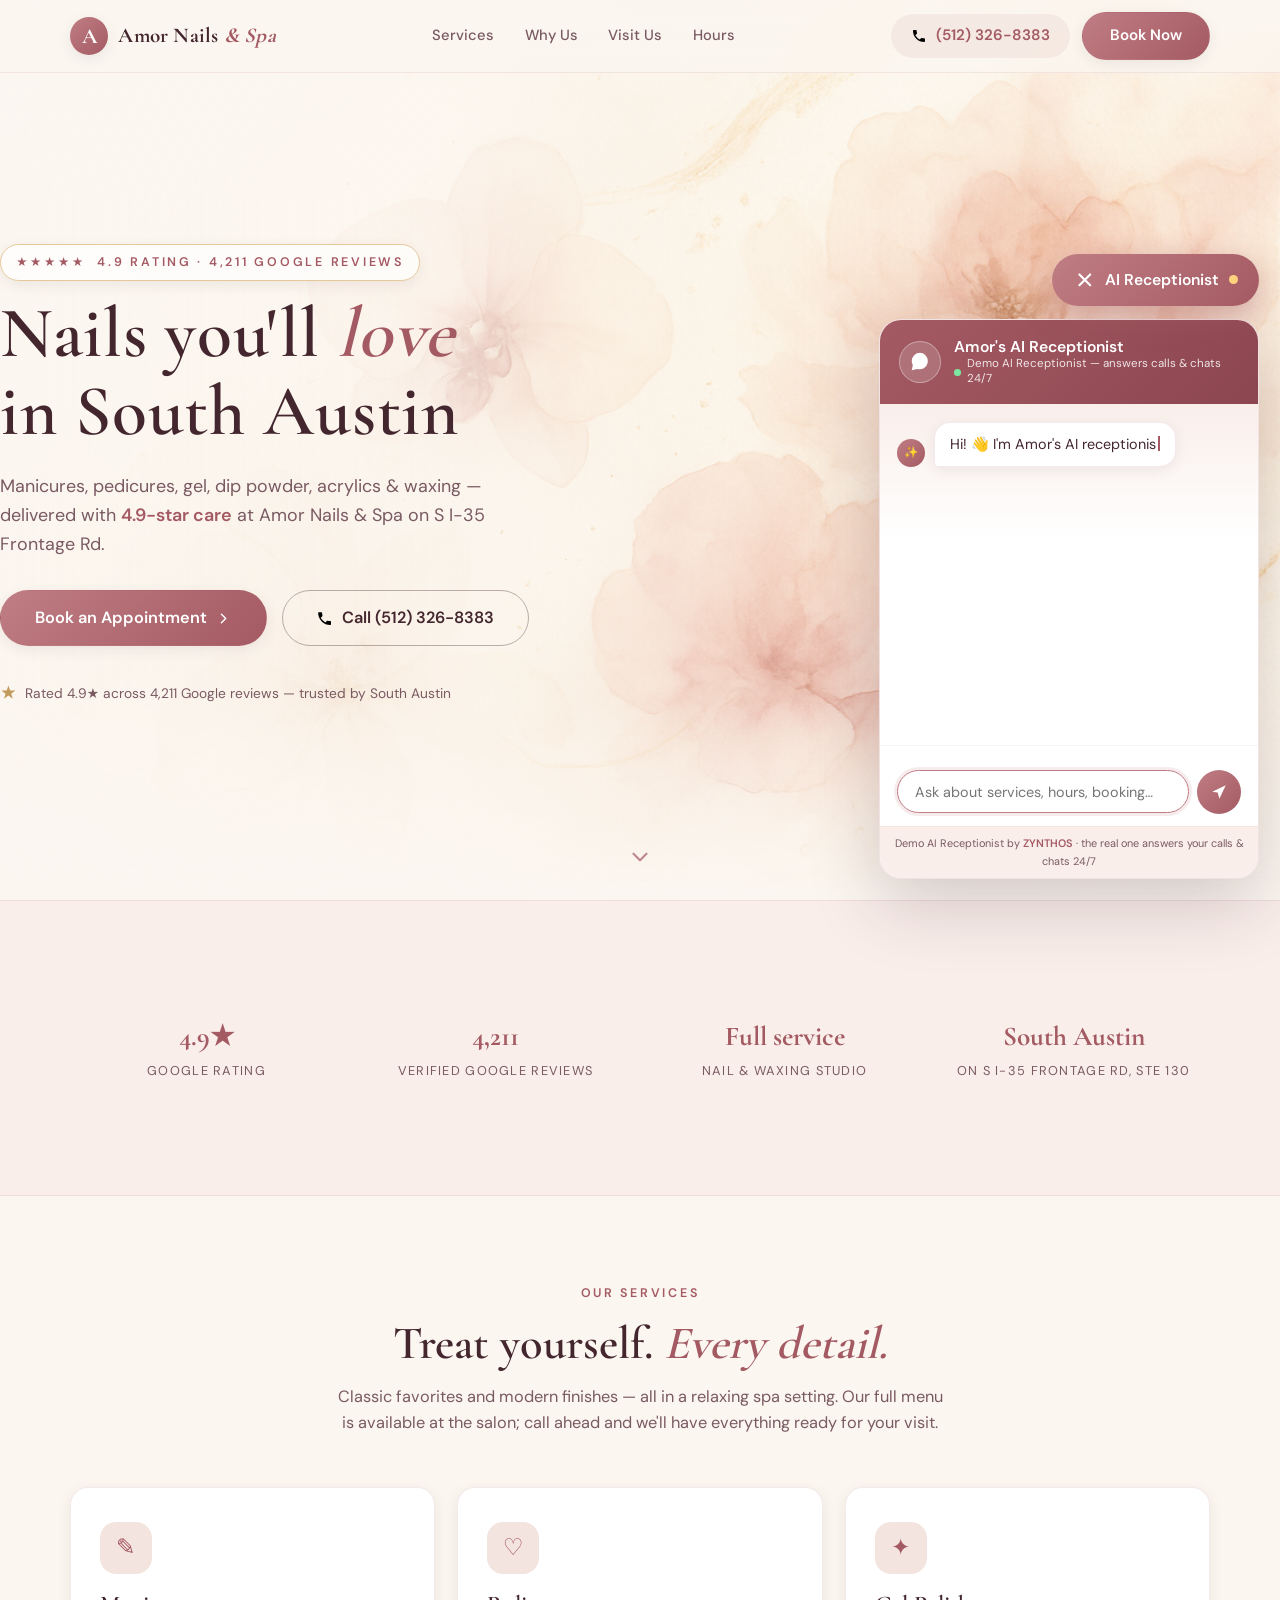
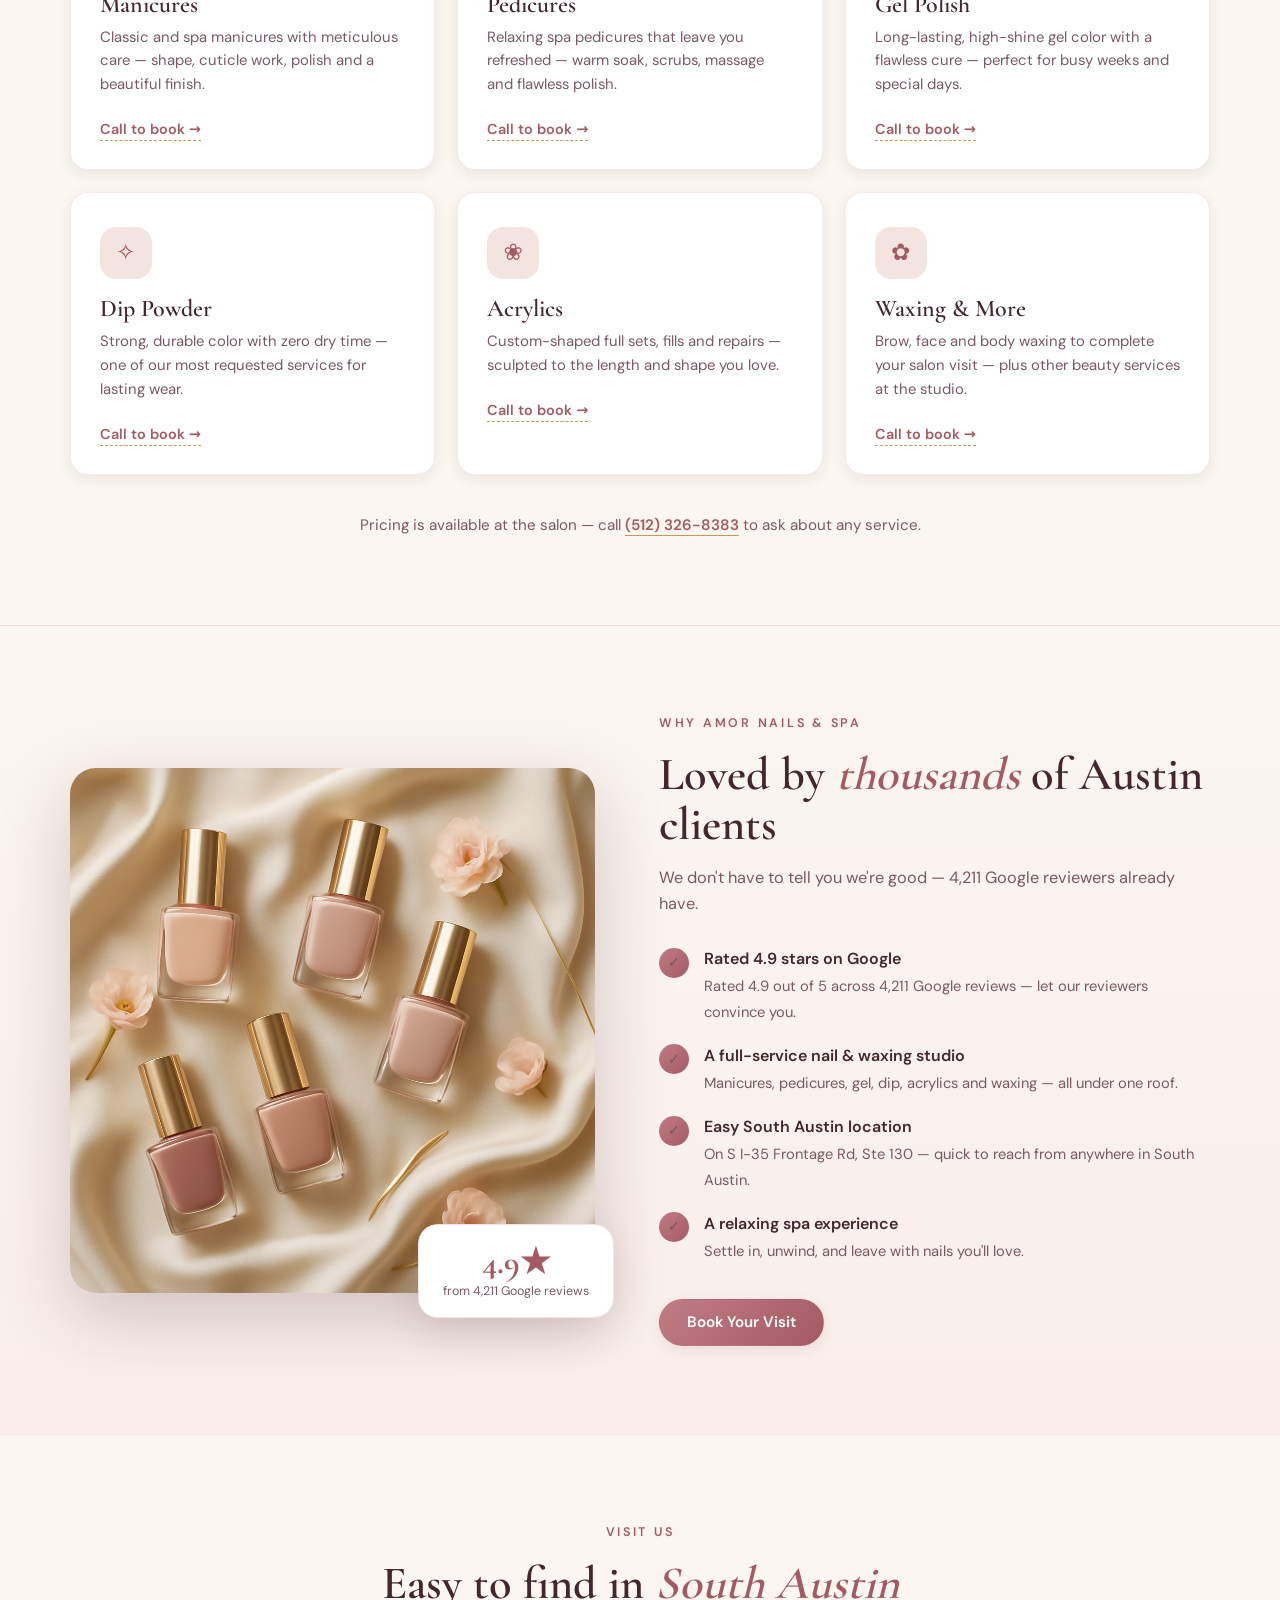
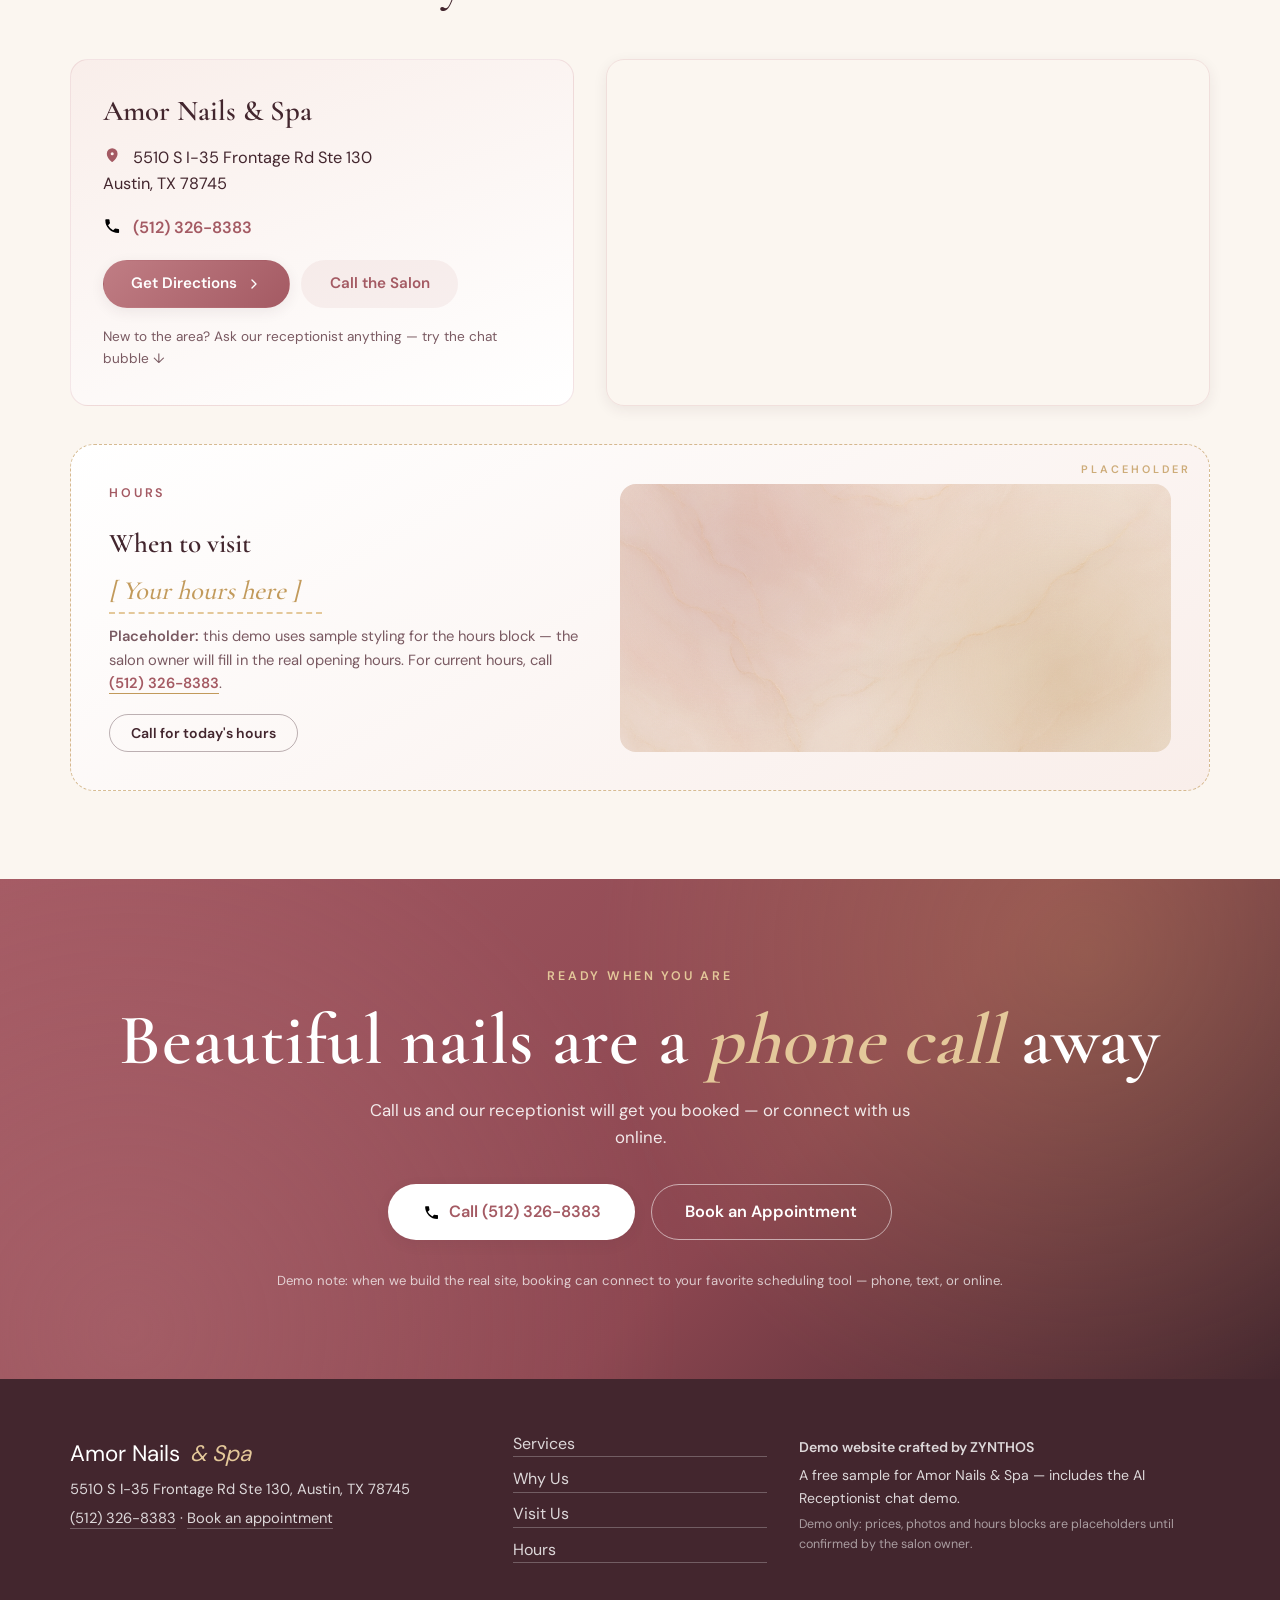
<file: public/demos/amor-nails-spa/index.html>
<!DOCTYPE html>
<html lang="en">
<head>
<meta charset="UTF-8" />
<meta name="viewport" content="width=device-width, initial-scale=1.0" />
<title>Amor Nails &amp; Spa — Nails You'll Love in South Austin</title>
<meta name="description" content="Amor Nails &amp; Spa — South Austin's 4.9&#9733; nail salon. Manicures, pedicures, gel, dip powder, acrylics &amp; waxing. Call (512) 326-8383." />
<link rel="preload" as="image" href="assets/hero.jpg" />
<link rel="stylesheet" href="assets/fonts/fonts.css" />
<link rel="stylesheet" href="styles.css" />
<link rel="icon" href="data:image/svg+xml,<svg xmlns='http://www.w3.org/2000/svg' viewBox='0 0 100 100'><text y='.9em' font-size='90'>💅</text></svg>" />
</head>
<body>

<!-- ============ NAV ============ -->
<header class="nav" id="top">
  <div class="nav-inner">
    <a class="brand" href="#top">
      <span class="brand-mark">A</span>
      <span class="brand-text">Amor Nails <em>&amp; Spa</em></span>
    </a>
    <nav class="nav-links" aria-label="Main">
      <a href="#services">Services</a>
      <a href="#why-us">Why Us</a>
      <a href="#visit">Visit Us</a>
      <a href="#hours">Hours</a>
    </nav>
    <div class="nav-cta">
      <a class="btn btn-ghost btn-call" href="tel:+15123268383">
        <svg viewBox="0 0 24 24" aria-hidden="true"><path d="M6.6 10.8a15.6 15.6 0 0 0 6.6 6.6l2.2-2.2a1 1 0 0 1 1-.25 11.4 11.4 0 0 0 3.6.58 1 1 0 0 1 1 1V20a1 1 0 0 1-1 1A17 17 0 0 1 3 4a1 1 0 0 1 1-1h3.5a1 1 0 0 1 1 1 11.4 11.4 0 0 0 .57 3.6 1 1 0 0 1-.25 1z"/></svg>
        <span class="call-num">(512) 326-8383</span>
      </a>
      <a class="btn btn-primary" href="#book">Book Now</a>
    </div>
  </div>
</header>

<!-- ============ HERO ============ -->
<section class="hero">
  <div class="hero-bg" role="img" aria-label="Soft watercolor art of blush flowers"></div>
  <div class="hero-overlay"></div>
  <div class="hero-inner container">
    <p class="eyebrow reveal">&#9733;&#9733;&#9733;&#9733;&#9733;&nbsp; 4.9 rating &middot; 4,211 Google reviews</p>
    <h1 class="reveal d1">Nails you'll <em>love</em><br />in South Austin</h1>
    <p class="hero-sub reveal d2">
      Manicures, pedicures, gel, dip powder, acrylics &amp; waxing &mdash;
      delivered with <strong>4.9-star care</strong> at Amor Nails &amp; Spa on S I-35 Frontage Rd.
    </p>
    <div class="hero-cta reveal d3">
      <a class="btn btn-primary btn-lg" href="#book">
        Book an Appointment
        <svg viewBox="0 0 24 24" aria-hidden="true"><path d="M9 6l6 6-6 6" fill="none" stroke="currentColor" stroke-width="2" stroke-linecap="round" stroke-linejoin="round"/></svg>
      </a>
      <a class="btn btn-outline btn-lg" href="tel:+15123268383">
        <svg viewBox="0 0 24 24" aria-hidden="true"><path d="M6.6 10.8a15.6 15.6 0 0 0 6.6 6.6l2.2-2.2a1 1 0 0 1 1-.25 11.4 11.4 0 0 0 3.6.58 1 1 0 0 1 1 1V20a1 1 0 0 1-1 1A17 17 0 0 1 3 4a1 1 0 0 1 1-1h3.5a1 1 0 0 1 1 1 11.4 11.4 0 0 0 .57 3.6 1 1 0 0 1-.25 1z"/></svg>
        Call (512) 326-8383
      </a>
    </div>
    <div class="hero-note reveal d4">
      <svg viewBox="0 0 24 24" aria-hidden="true"><path d="M12 2l2.4 7.2H22l-6 4.6 2.3 7.2-6.3-4.5-6.3 4.5L8 13.8 2 9.2h7.6z" fill="currentColor"/></svg>
      Rated 4.9&#9733; across 4,211 Google reviews &mdash; trusted by South Austin
    </div>
  </div>
  <a class="scroll-cue" href="#services" aria-label="Scroll to services">
    <svg viewBox="0 0 24 24" aria-hidden="true"><path d="M6 9l6 6 6-6" fill="none" stroke="currentColor" stroke-width="2" stroke-linecap="round" stroke-linejoin="round"/></svg>
  </a>
</section>

<!-- ============ TRUST STRIP ============ -->
<section class="trust" aria-label="Highlights">
  <div class="container trust-grid">
    <div class="trust-item">
      <span class="trust-num">4.9&#9733;</span>
      <span class="trust-label">Google rating</span>
    </div>
    <div class="trust-item">
      <span class="trust-num">4,211</span>
      <span class="trust-label">Verified Google reviews</span>
    </div>
    <div class="trust-item">
      <span class="trust-num">Full service</span>
      <span class="trust-label">Nail &amp; waxing studio</span>
    </div>
    <div class="trust-item">
      <span class="trust-num">South Austin</span>
      <span class="trust-label">On S I-35 Frontage Rd, Ste 130</span>
    </div>
  </div>
</section>

<!-- ============ SERVICES ============ -->
<section class="services" id="services">
  <div class="container">
    <div class="sec-head">
      <p class="eyebrow">Our Services</p>
      <h2 class="d2">Treat yourself. <em>Every detail.</em></h2>
      <p class="sec-sub">Classic favorites and modern finishes &mdash; all in a relaxing spa setting. Our full menu is available at the salon; call ahead and we'll have everything ready for your visit.</p>
    </div>

    <div class="svc-grid">
      <article class="svc-card">
        <span class="svc-icon">&#9998;</span>
        <h3>Manicures</h3>
        <p>Classic and spa manicures with meticulous care &mdash; shape, cuticle work, polish and a beautiful finish.</p>
        <a class="svc-book" href="tel:+15123268383">Call to book &rarr;</a>
      </article>

      <article class="svc-card">
        <span class="svc-icon">&#9825;</span>
        <h3>Pedicures</h3>
        <p>Relaxing spa pedicures that leave you refreshed &mdash; warm soak, scrubs, massage and flawless polish.</p>
        <a class="svc-book" href="tel:+15123268383">Call to book &rarr;</a>
      </article>

      <article class="svc-card">
        <span class="svc-icon">&#10022;</span>
        <h3>Gel Polish</h3>
        <p>Long-lasting, high-shine gel color with a flawless cure &mdash; perfect for busy weeks and special days.</p>
        <a class="svc-book" href="tel:+15123268383">Call to book &rarr;</a>
      </article>

      <article class="svc-card">
        <span class="svc-icon">&#10023;</span>
        <h3>Dip Powder</h3>
        <p>Strong, durable color with zero dry time &mdash; one of our most requested services for lasting wear.</p>
        <a class="svc-book" href="tel:+15123268383">Call to book &rarr;</a>
      </article>

      <article class="svc-card">
        <span class="svc-icon">&#10048;</span>
        <h3>Acrylics</h3>
        <p>Custom-shaped full sets, fills and repairs &mdash; sculpted to the length and shape you love.</p>
        <a class="svc-book" href="tel:+15123268383">Call to book &rarr;</a>
      </article>

      <article class="svc-card">
        <span class="svc-icon">&#10047;</span>
        <h3>Waxing &amp; More</h3>
        <p>Brow, face and body waxing to complete your salon visit &mdash; plus other beauty services at the studio.</p>
        <a class="svc-book" href="tel:+15123268383">Call to book &rarr;</a>
      </article>
    </div>

    <p class="svc-foot">Pricing is available at the salon &mdash; call <a href="tel:+15123268383" class="link">(512) 326-8383</a> to ask about any service.</p>
  </div>
</section>

<!-- ============ WHY US ============ -->
<section class="why" id="why-us">
  <div class="container why-grid">
    <div class="why-media reveal">
      <img src="assets/bottles.jpg" alt="Elegant nail polish bottles in blush and gold tones on silk" loading="lazy" />
      <div class="why-badge">
        <span class="badge-num">4.9&#9733;</span>
        <span class="badge-sub">from 4,211 Google reviews</span>
      </div>
    </div>
    <div class="why-copy">
      <p class="eyebrow">Why Amor Nails &amp; Spa</p>
      <h2 class="d2">Loved by <em>thousands</em> of Austin clients</h2>
      <p class="sec-sub">We don't have to tell you we're good &mdash; 4,211 Google reviewers already have.</p>

      <ul class="why-list">
        <li>
          <span class="li-icon">&#10003;</span>
          <div>
            <strong>Rated 4.9 stars on Google</strong>
            <span>Rated 4.9 out of 5 across 4,211 Google reviews &mdash; let our reviewers convince you.</span>
          </div>
        </li>
        <li>
          <span class="li-icon">&#10003;</span>
          <div>
            <strong>A full-service nail &amp; waxing studio</strong>
            <span>Manicures, pedicures, gel, dip, acrylics and waxing &mdash; all under one roof.</span>
          </div>
        </li>
        <li>
          <span class="li-icon">&#10003;</span>
          <div>
            <strong>Easy South Austin location</strong>
            <span>On S I-35 Frontage Rd, Ste 130 &mdash; quick to reach from anywhere in South Austin.</span>
          </div>
        </li>
        <li>
          <span class="li-icon">&#10003;</span>
          <div>
            <strong>A relaxing spa experience</strong>
            <span>Settle in, unwind, and leave with nails you'll love.</span>
          </div>
        </li>
      </ul>

      <a class="btn btn-primary" href="#book">Book Your Visit</a>
    </div>
  </div>
</section>

<!-- ============ VISIT US ============ -->
<section class="visit" id="visit">
  <div class="container">
    <div class="sec-head">
      <p class="eyebrow">Visit Us</p>
      <h2 class="d2">Easy to find in <em>South Austin</em></h2>
    </div>

    <div class="visit-grid">
      <div class="visit-card">
        <h3>Amor Nails &amp; Spa</h3>
        <address>
          <svg viewBox="0 0 24 24" aria-hidden="true"><path d="M12 21s-7-5.1-7-11a7 7 0 0 1 14 0c0 5.9-7 11-7 11zm0-9a2 2 0 1 0 0-4 2 2 0 0 0 0 4z" fill="currentColor"/></svg>
          5510 S I-35 Frontage Rd Ste 130<br />Austin, TX 78745
        </address>
        <p class="visit-phone">
          <svg viewBox="0 0 24 24" aria-hidden="true"><path d="M6.6 10.8a15.6 15.6 0 0 0 6.6 6.6l2.2-2.2a1 1 0 0 1 1-.25 11.4 11.4 0 0 0 3.6.58 1 1 0 0 1 1 1V20a1 1 0 0 1-1 1A17 17 0 0 1 3 4a1 1 0 0 1 1-1h3.5a1 1 0 0 1 1 1 11.4 11.4 0 0 0 .57 3.6 1 1 0 0 1-.25 1z"/></svg>
          <a href="tel:+15123268383">(512) 326-8383</a>
        </p>
        <div class="visit-actions">
          <a class="btn btn-primary" href="https://www.google.com/maps/search/?api=1&amp;query=Amor+Nails+%26+Spa,+5510+S+I-35+Frontage+Rd+Ste+130,+Austin,+TX+78745" target="_blank" rel="noopener">
            Get Directions
            <svg viewBox="0 0 24 24" aria-hidden="true"><path d="M9 6l6 6-6 6" fill="none" stroke="currentColor" stroke-width="2" stroke-linecap="round" stroke-linejoin="round"/></svg>
          </a>
          <a class="btn btn-ghost" href="tel:+15123268383">Call the Salon</a>
        </div>
        <p class="visit-note">New to the area? Ask our receptionist anything &mdash; try the chat bubble &darr;</p>
      </div>

      <div class="map-wrap">
        <iframe
          title="Map to Amor Nails &amp; Spa, 5510 S I-35 Frontage Rd Ste 130, Austin TX"
          src="https://maps.google.com/maps?q=Amor%20Nails%20%26%20Spa%2C%205510%20S%20I-35%20Frontage%20Rd%20Ste%20130%2C%20Austin%2C%20TX%2078745&amp;z=16&amp;output=embed"
          loading="lazy" referrerpolicy="no-referrer-when-downgrade" allowfullscreen></iframe>
      </div>
    </div>

    <!-- ============ HOURS (placeholder) ============ -->
    <div class="hours" id="hours">
      <div class="hours-card">
        <p class="eyebrow">Hours</p>
        <h3 class="d2">When to visit</h3>
        <p class="hours-placeholder">[ Your hours here ]</p>
        <p class="hours-note">
          <strong>Placeholder:</strong> this demo uses sample styling for the hours block &mdash; the salon owner
          will fill in the real opening hours. For current hours, call
          <a href="tel:+15123268383" class="link">(512) 326-8383</a>.
        </p>
        <div class="hours-cta">
          <a class="btn btn-outline btn-sm" href="tel:+15123268383">Call for today's hours</a>
        </div>
      </div>
      <div class="hours-art" aria-hidden="true"></div>
    </div>
  </div>
</section>

<!-- ============ BOOKING CTA ============ -->
<section class="book" id="book">
  <div class="container book-inner">
    <p class="eyebrow">Ready when you are</p>
    <h2 class="d1">Beautiful nails are a <em>phone call</em> away</h2>
    <p class="book-sub">Call us and our receptionist will get you booked &mdash; or connect with us online.</p>
    <div class="book-cta">
      <a class="btn btn-primary btn-lg btn-invert" href="tel:+15123268383">
        <svg viewBox="0 0 24 24" aria-hidden="true"><path d="M6.6 10.8a15.6 15.6 0 0 0 6.6 6.6l2.2-2.2a1 1 0 0 1 1-.25 11.4 11.4 0 0 0 3.6.58 1 1 0 0 1 1 1V20a1 1 0 0 1-1 1A17 17 0 0 1 3 4a1 1 0 0 1 1-1h3.5a1 1 0 0 1 1 1 11.4 11.4 0 0 0 .57 3.6 1 1 0 0 1-.25 1z"/></svg>
        Call (512) 326-8383
      </a>
      <a class="btn btn-outline btn-lg btn-invert-o" href="tel:+15123268383">Book an Appointment</a>
    </div>
    <p class="book-note">Demo note: when we build the real site, booking can connect to your favorite scheduling tool &mdash; phone, text, or online.</p>
  </div>
</section>

<!-- ============ FOOTER ============ -->
<footer class="footer">
  <div class="container footer-grid">
    <div>
      <p class="brand footer-brand">Amor Nails <em>&amp; Spa</em></p>
      <p>5510 S I-35 Frontage Rd Ste 130, Austin, TX 78745</p>
      <p><a href="tel:+15123268383">(512) 326-8383</a> &middot; <a href="#book">Book an appointment</a></p>
    </div>
    <div class="footer-links">
      <a href="#services">Services</a>
      <a href="#why-us">Why Us</a>
      <a href="#visit">Visit Us</a>
      <a href="#hours">Hours</a>
    </div>
    <div class="footer-zyn">
      <p><strong>Demo website crafted by ZYNTHOS</strong></p>
      <p>A free sample for Amor Nails &amp; Spa &mdash; includes the AI Receptionist chat demo.</p>
      <p class="footer-legal">Demo only: prices, photos and hours blocks are placeholders until confirmed by the salon owner.</p>
    </div>
  </div>
</footer>

<!-- ============ AI RECEPTIONIST WIDGET ============ -->
<div class="chat" id="chat">
  <button class="chat-launcher" id="chatLauncher" aria-label="Open AI receptionist chat" aria-expanded="false">
    <svg class="launcher-icon" viewBox="0 0 24 24" aria-hidden="true"><path d="M12 2a9 9 0 0 0-9 9c0 1.6.4 3.1 1.2 4.4L3 21l5.7-1.5A9 9 0 1 0 12 2zm0 2a7 7 0 1 1-3.9 12.9l-.3-.2-2.8.7.7-2.7-.2-.3A7 7 0 0 1 12 4z" fill="currentColor"/><path d="M8.5 12.5c.6.6 1.3.9 2.2.6l3.4-1.2c1.1-.4 2-1.5 2-2.7 0-.8-.7-1.5-1.5-1.5-.6 0-1.1.3-1.4.8l-4.3 2.4c-.4.6-.3 1.1-.4 1.6z" fill="currentColor"/></svg>
    <svg class="launcher-close" viewBox="0 0 24 24" aria-hidden="true"><path d="M6 6l12 12M18 6L6 18" stroke="currentColor" stroke-width="2.4" stroke-linecap="round"/></svg>
    <span class="launcher-label">AI Receptionist</span>
    <span class="launcher-dot"></span>
  </button>

  <div class="chat-panel" id="chatPanel" role="dialog" aria-label="AI Receptionist chat demo" aria-hidden="true">
    <div class="chat-head">
      <div class="chat-head-avatar">
        <svg viewBox="0 0 24 24" aria-hidden="true"><path d="M12 2a9 9 0 0 0-9 9c0 1.6.4 3.1 1.2 4.4L3 21l5.7-1.5A9 9 0 1 0 12 2z" fill="currentColor"/></svg>
      </div>
      <div class="chat-head-text">
        <p class="chat-head-name">Amor's AI Receptionist</p>
        <p class="chat-head-status"><span class="status-dot"></span> Demo AI Receptionist &mdash; answers calls &amp; chats 24/7</p>
      </div>
    </div>

    <div class="chat-body" id="chatBody" aria-live="polite"></div>

    <div class="chat-chips" id="chatChips" aria-label="Suggested questions"></div>

    <form class="chat-form" id="chatForm">
      <input id="chatInput" type="text" autocomplete="off" placeholder="Ask about services, hours, booking&hellip;" aria-label="Type your question" />
      <button type="submit" aria-label="Send message">
        <svg viewBox="0 0 24 24" aria-hidden="true"><path d="M3 11.5L21 3l-8.5 18-2.3-8.2L3 11.5z" fill="currentColor"/></svg>
      </button>
    </form>

    <p class="chat-foot">Demo AI Receptionist by <strong>ZYNTHOS</strong> &middot; the real one answers your calls &amp; chats 24/7</p>
  </div>
</div>

<script src="app.js"></script>
</body>
</html>
</file>
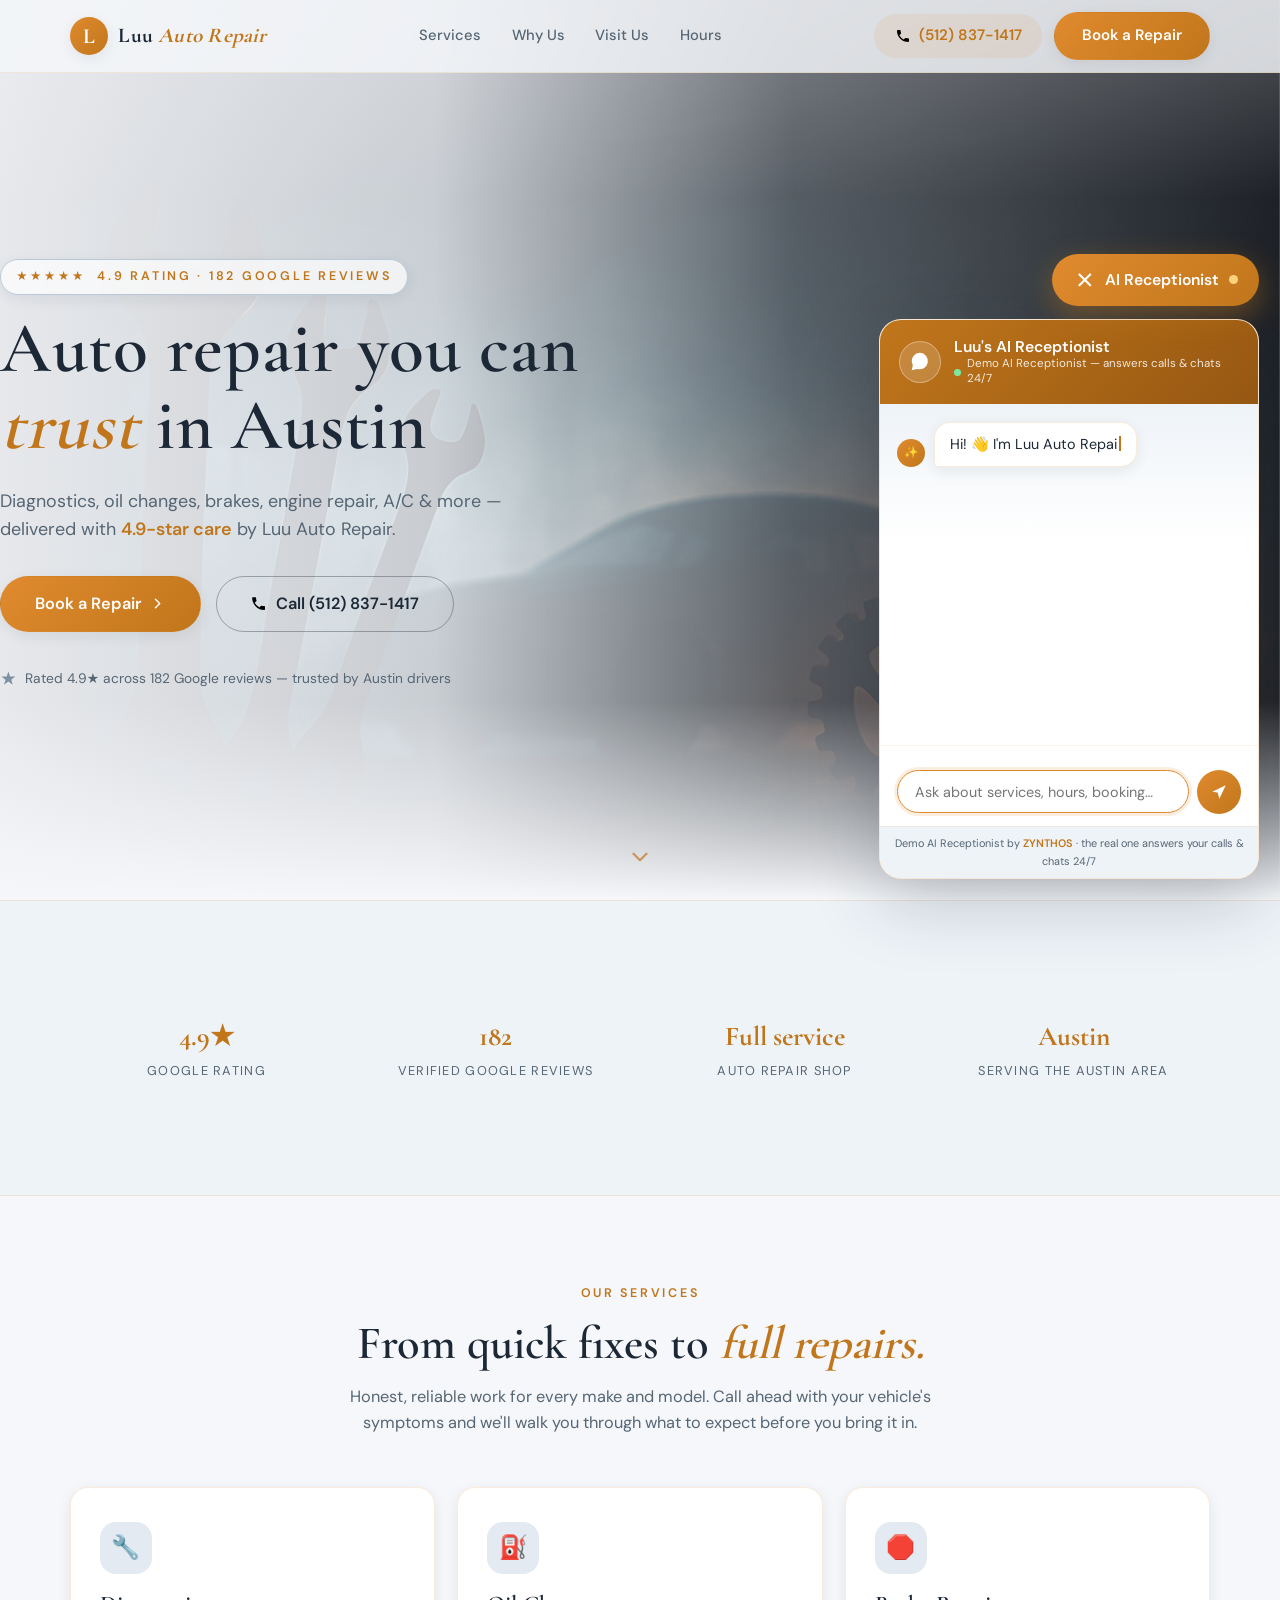
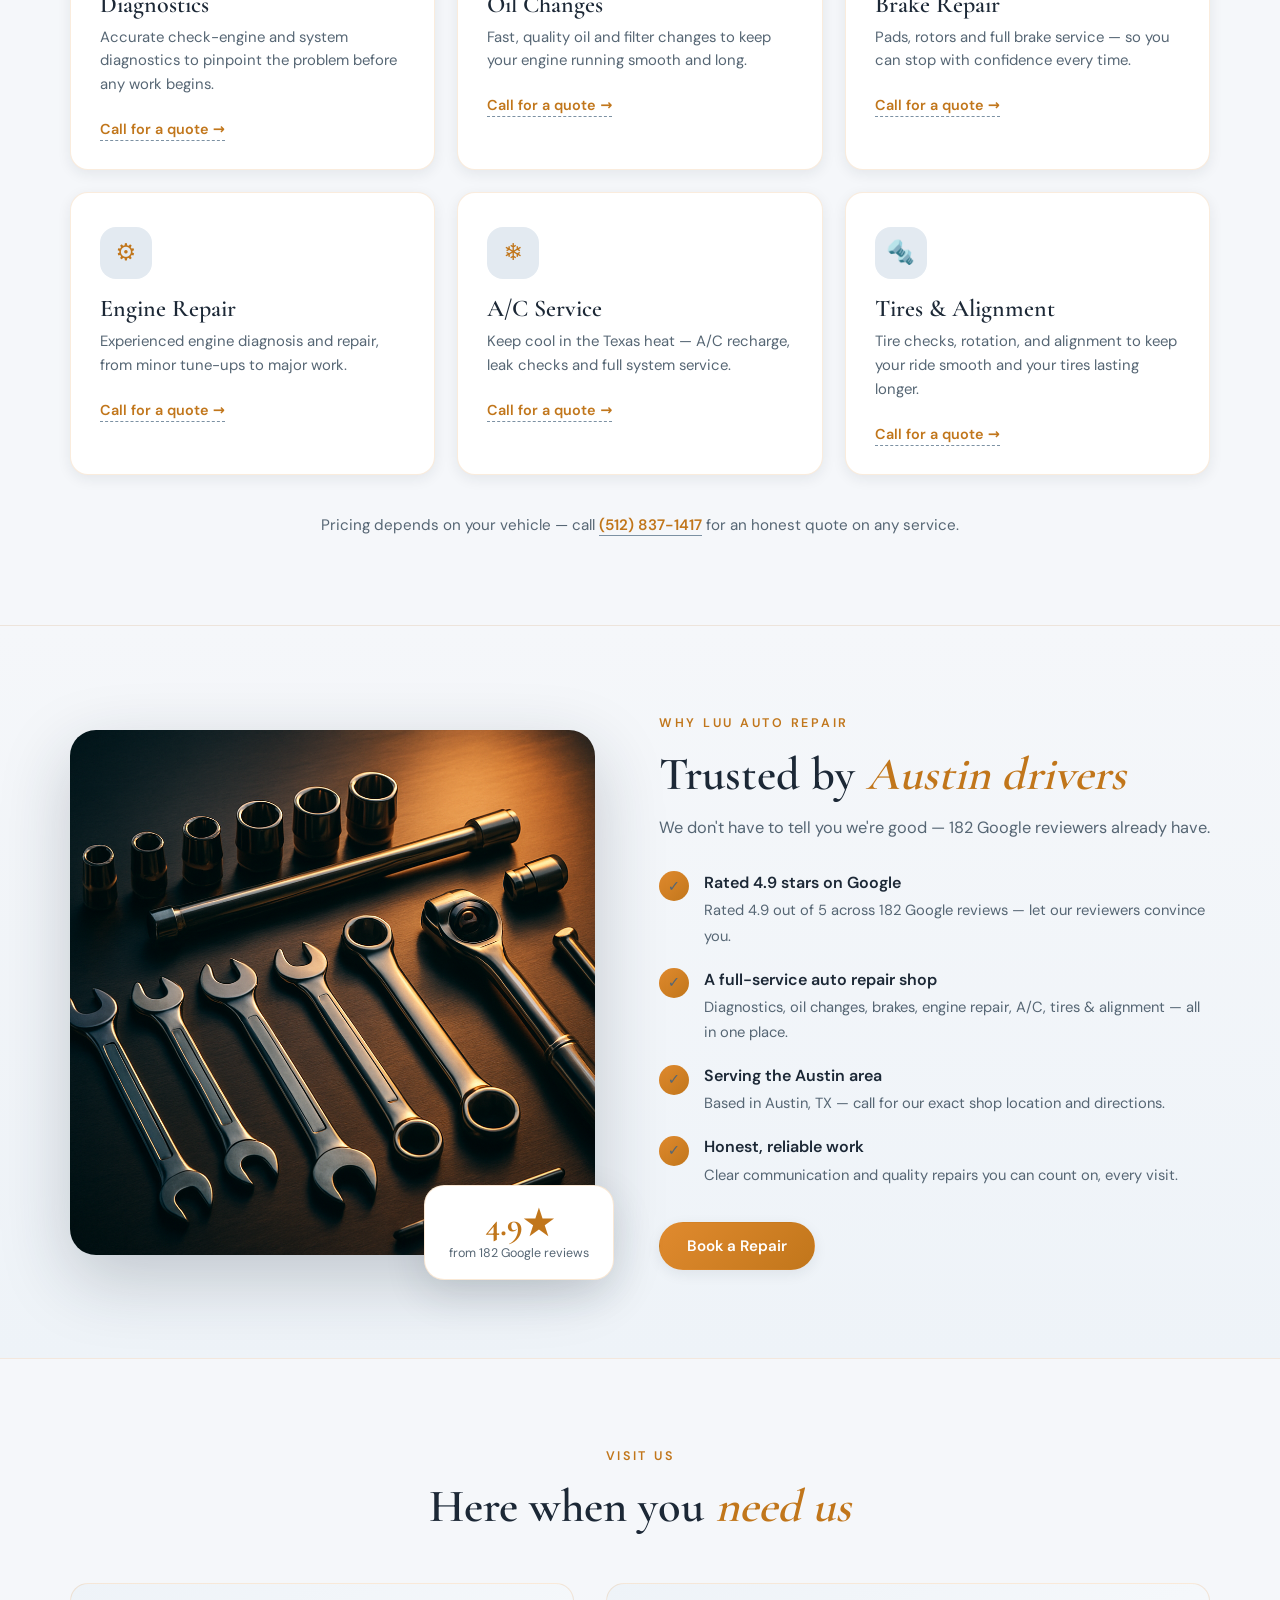
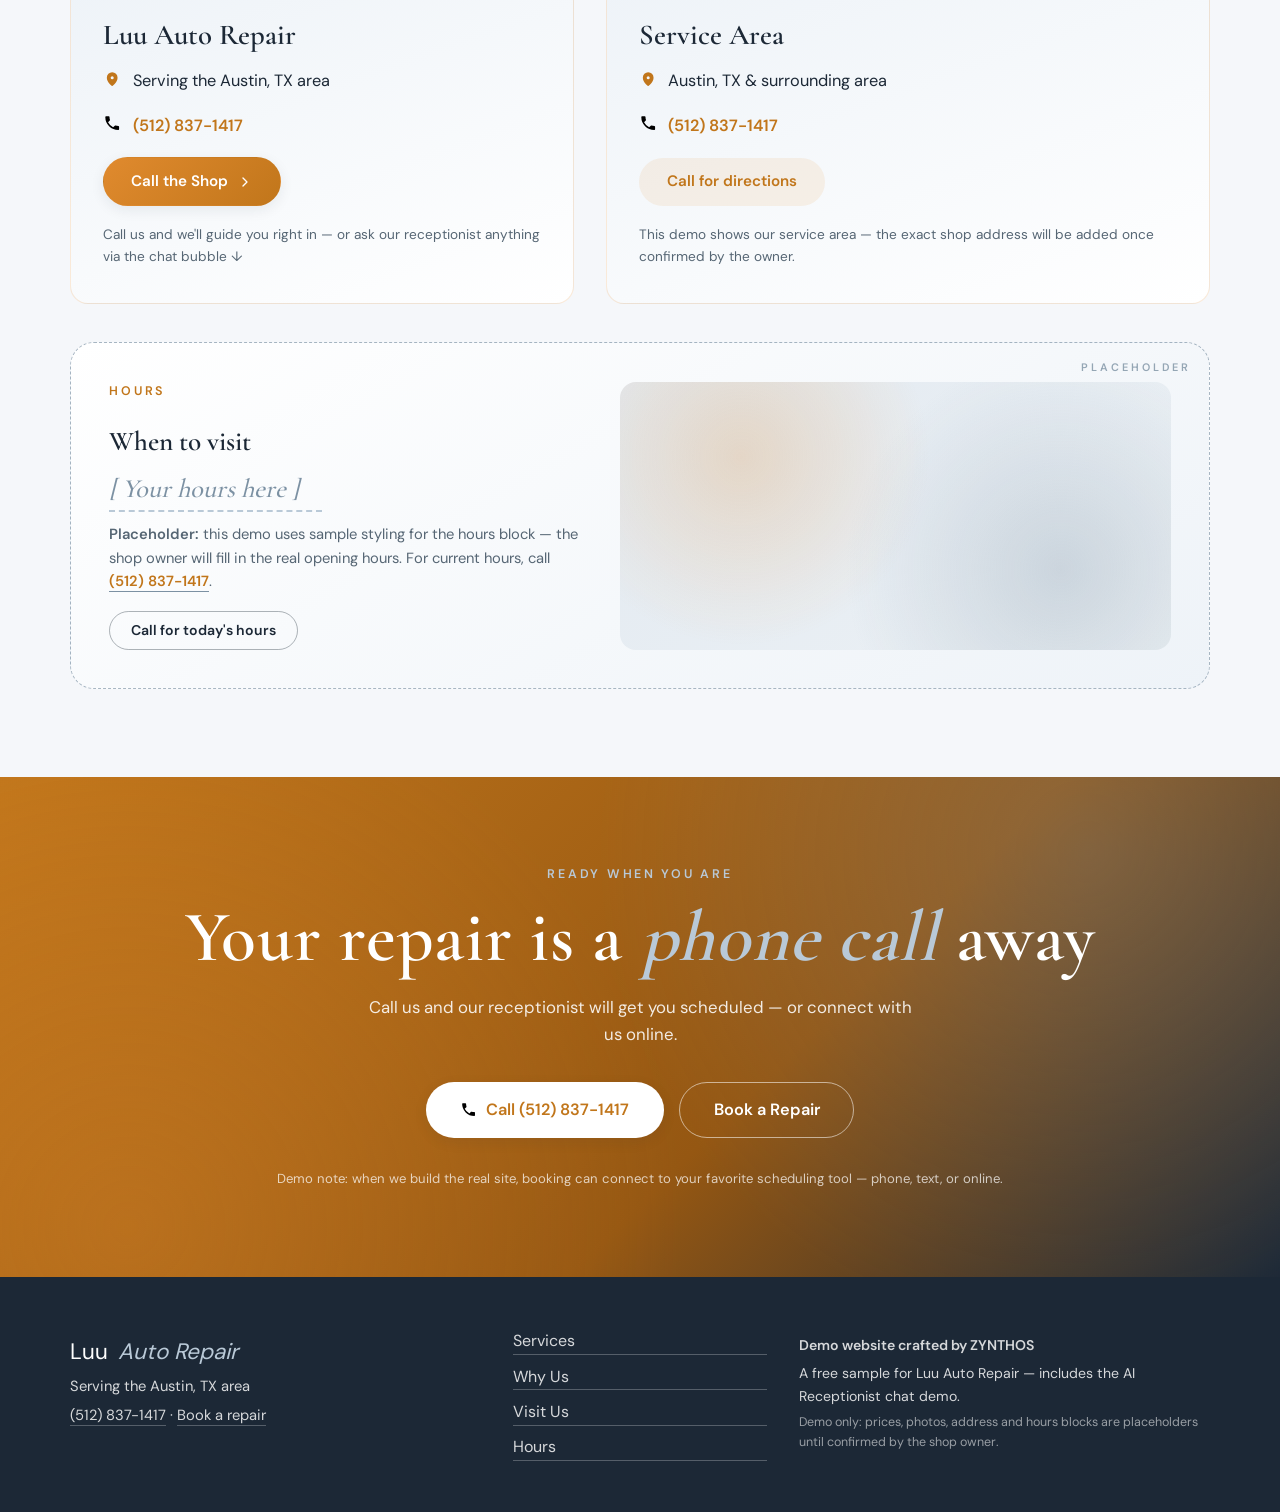
<file: public/demos/luu-auto-repair/index.html>
<!DOCTYPE html>
<html lang="en">
<head>
<meta charset="UTF-8" />
<meta name="viewport" content="width=device-width, initial-scale=1.0" />
<title>Luu Auto Repair — Trusted Auto Repair in Austin, TX</title>
<meta name="description" content="Luu Auto Repair — 4.9&#9733; auto repair shop in Austin. Diagnostics, oil changes, brakes, engine repair, A/C &amp; more. Call (512) 837-1417." />
<link rel="preload" as="image" href="assets/hero.jpg" />
<link rel="stylesheet" href="assets/fonts/fonts.css" />
<link rel="stylesheet" href="styles.css" />
<link rel="icon" href="data:image/svg+xml,<svg xmlns='http://www.w3.org/2000/svg' viewBox='0 0 100 100'><text y='.9em' font-size='90'>🔧</text></svg>" />
</head>
<body>

<!-- ============ NAV ============ -->
<header class="nav" id="top">
  <div class="nav-inner">
    <a class="brand" href="#top">
      <span class="brand-mark">L</span>
      <span class="brand-text">Luu <em>Auto Repair</em></span>
    </a>
    <nav class="nav-links" aria-label="Main">
      <a href="#services">Services</a>
      <a href="#why-us">Why Us</a>
      <a href="#visit">Visit Us</a>
      <a href="#hours">Hours</a>
    </nav>
    <div class="nav-cta">
      <a class="btn btn-ghost btn-call" href="tel:+15128371417">
        <svg viewBox="0 0 24 24" aria-hidden="true"><path d="M6.6 10.8a15.6 15.6 0 0 0 6.6 6.6l2.2-2.2a1 1 0 0 1 1-.25 11.4 11.4 0 0 0 3.6.58 1 1 0 0 1 1 1V20a1 1 0 0 1-1 1A17 17 0 0 1 3 4a1 1 0 0 1 1-1h3.5a1 1 0 0 1 1 1 11.4 11.4 0 0 0 .57 3.6 1 1 0 0 1-.25 1z"/></svg>
        <span class="call-num">(512) 837-1417</span>
      </a>
      <a class="btn btn-primary" href="#book">Book a Repair</a>
    </div>
  </div>
</header>

<!-- ============ HERO ============ -->
<section class="hero">
  <div class="hero-bg" role="img" aria-label="Dark abstract automotive garage scene with tools and warm amber light"></div>
  <div class="hero-overlay"></div>
  <div class="hero-inner container">
    <p class="eyebrow reveal">&#9733;&#9733;&#9733;&#9733;&#9733;&nbsp; 4.9 rating &middot; 182 Google reviews</p>
    <h1 class="reveal d1">Auto repair you can<br /><em>trust</em> in Austin</h1>
    <p class="hero-sub reveal d2">
      Diagnostics, oil changes, brakes, engine repair, A/C &amp; more &mdash;
      delivered with <strong>4.9-star care</strong> by Luu Auto Repair.
    </p>
    <div class="hero-cta reveal d3">
      <a class="btn btn-primary btn-lg" href="#book">
        Book a Repair
        <svg viewBox="0 0 24 24" aria-hidden="true"><path d="M9 6l6 6-6 6" fill="none" stroke="currentColor" stroke-width="2" stroke-linecap="round" stroke-linejoin="round"/></svg>
      </a>
      <a class="btn btn-outline btn-lg" href="tel:+15128371417">
        <svg viewBox="0 0 24 24" aria-hidden="true"><path d="M6.6 10.8a15.6 15.6 0 0 0 6.6 6.6l2.2-2.2a1 1 0 0 1 1-.25 11.4 11.4 0 0 0 3.6.58 1 1 0 0 1 1 1V20a1 1 0 0 1-1 1A17 17 0 0 1 3 4a1 1 0 0 1 1-1h3.5a1 1 0 0 1 1 1 11.4 11.4 0 0 0 .57 3.6 1 1 0 0 1-.25 1z"/></svg>
        Call (512) 837-1417
      </a>
    </div>
    <div class="hero-note reveal d4">
      <svg viewBox="0 0 24 24" aria-hidden="true"><path d="M12 2l2.4 7.2H22l-6 4.6 2.3 7.2-6.3-4.5-6.3 4.5L8 13.8 2 9.2h7.6z" fill="currentColor"/></svg>
      Rated 4.9&#9733; across 182 Google reviews &mdash; trusted by Austin drivers
    </div>
  </div>
  <a class="scroll-cue" href="#services" aria-label="Scroll to services">
    <svg viewBox="0 0 24 24" aria-hidden="true"><path d="M6 9l6 6 6-6" fill="none" stroke="currentColor" stroke-width="2" stroke-linecap="round" stroke-linejoin="round"/></svg>
  </a>
</section>

<!-- ============ TRUST STRIP ============ -->
<section class="trust" aria-label="Highlights">
  <div class="container trust-grid">
    <div class="trust-item">
      <span class="trust-num">4.9&#9733;</span>
      <span class="trust-label">Google rating</span>
    </div>
    <div class="trust-item">
      <span class="trust-num">182</span>
      <span class="trust-label">Verified Google reviews</span>
    </div>
    <div class="trust-item">
      <span class="trust-num">Full service</span>
      <span class="trust-label">Auto repair shop</span>
    </div>
    <div class="trust-item">
      <span class="trust-num">Austin</span>
      <span class="trust-label">Serving the Austin area</span>
    </div>
  </div>
</section>

<!-- ============ SERVICES ============ -->
<section class="services" id="services">
  <div class="container">
    <div class="sec-head">
      <p class="eyebrow">Our Services</p>
      <h2 class="d2">From quick fixes to <em>full repairs.</em></h2>
      <p class="sec-sub">Honest, reliable work for every make and model. Call ahead with your vehicle's symptoms and we'll walk you through what to expect before you bring it in.</p>
    </div>

    <div class="svc-grid">
      <article class="svc-card">
        <span class="svc-icon">&#128295;</span>
        <h3>Diagnostics</h3>
        <p>Accurate check-engine and system diagnostics to pinpoint the problem before any work begins.</p>
        <a class="svc-book" href="tel:+15128371417">Call for a quote &rarr;</a>
      </article>

      <article class="svc-card">
        <span class="svc-icon">&#9981;</span>
        <h3>Oil Changes</h3>
        <p>Fast, quality oil and filter changes to keep your engine running smooth and long.</p>
        <a class="svc-book" href="tel:+15128371417">Call for a quote &rarr;</a>
      </article>

      <article class="svc-card">
        <span class="svc-icon">&#128721;</span>
        <h3>Brake Repair</h3>
        <p>Pads, rotors and full brake service &mdash; so you can stop with confidence every time.</p>
        <a class="svc-book" href="tel:+15128371417">Call for a quote &rarr;</a>
      </article>

      <article class="svc-card">
        <span class="svc-icon">&#9881;</span>
        <h3>Engine Repair</h3>
        <p>Experienced engine diagnosis and repair, from minor tune-ups to major work.</p>
        <a class="svc-book" href="tel:+15128371417">Call for a quote &rarr;</a>
      </article>

      <article class="svc-card">
        <span class="svc-icon">&#10052;</span>
        <h3>A/C Service</h3>
        <p>Keep cool in the Texas heat &mdash; A/C recharge, leak checks and full system service.</p>
        <a class="svc-book" href="tel:+15128371417">Call for a quote &rarr;</a>
      </article>

      <article class="svc-card">
        <span class="svc-icon">&#128297;</span>
        <h3>Tires &amp; Alignment</h3>
        <p>Tire checks, rotation, and alignment to keep your ride smooth and your tires lasting longer.</p>
        <a class="svc-book" href="tel:+15128371417">Call for a quote &rarr;</a>
      </article>
    </div>

    <p class="svc-foot">Pricing depends on your vehicle &mdash; call <a href="tel:+15128371417" class="link">(512) 837-1417</a> for an honest quote on any service.</p>
  </div>
</section>

<!-- ============ WHY US ============ -->
<section class="why" id="why-us">
  <div class="container why-grid">
    <div class="why-media reveal">
      <img src="assets/tools.jpg" alt="Polished chrome wrenches and tools arranged on dark metal" loading="lazy" />
      <div class="why-badge">
        <span class="badge-num">4.9&#9733;</span>
        <span class="badge-sub">from 182 Google reviews</span>
      </div>
    </div>
    <div class="why-copy">
      <p class="eyebrow">Why Luu Auto Repair</p>
      <h2 class="d2">Trusted by <em>Austin drivers</em></h2>
      <p class="sec-sub">We don't have to tell you we're good &mdash; 182 Google reviewers already have.</p>

      <ul class="why-list">
        <li>
          <span class="li-icon">&#10003;</span>
          <div>
            <strong>Rated 4.9 stars on Google</strong>
            <span>Rated 4.9 out of 5 across 182 Google reviews &mdash; let our reviewers convince you.</span>
          </div>
        </li>
        <li>
          <span class="li-icon">&#10003;</span>
          <div>
            <strong>A full-service auto repair shop</strong>
            <span>Diagnostics, oil changes, brakes, engine repair, A/C, tires &amp; alignment &mdash; all in one place.</span>
          </div>
        </li>
        <li>
          <span class="li-icon">&#10003;</span>
          <div>
            <strong>Serving the Austin area</strong>
            <span>Based in Austin, TX &mdash; call for our exact shop location and directions.</span>
          </div>
        </li>
        <li>
          <span class="li-icon">&#10003;</span>
          <div>
            <strong>Honest, reliable work</strong>
            <span>Clear communication and quality repairs you can count on, every visit.</span>
          </div>
        </li>
      </ul>

      <a class="btn btn-primary" href="#book">Book a Repair</a>
    </div>
  </div>
</section>

<!-- ============ VISIT US ============ -->
<section class="visit" id="visit">
  <div class="container">
    <div class="sec-head">
      <p class="eyebrow">Visit Us</p>
      <h2 class="d2">Here when you <em>need us</em></h2>
    </div>

    <div class="visit-grid">
      <div class="visit-card">
        <h3>Luu Auto Repair</h3>
        <address>
          <svg viewBox="0 0 24 24" aria-hidden="true"><path d="M12 21s-7-5.1-7-11a7 7 0 0 1 14 0c0 5.9-7 11-7 11zm0-9a2 2 0 1 0 0-4 2 2 0 0 0 0 4z" fill="currentColor"/></svg>
          Serving the Austin, TX area
        </address>
        <p class="visit-phone">
          <svg viewBox="0 0 24 24" aria-hidden="true"><path d="M6.6 10.8a15.6 15.6 0 0 0 6.6 6.6l2.2-2.2a1 1 0 0 1 1-.25 11.4 11.4 0 0 0 3.6.58 1 1 0 0 1 1 1V20a1 1 0 0 1-1 1A17 17 0 0 1 3 4a1 1 0 0 1 1-1h3.5a1 1 0 0 1 1 1 11.4 11.4 0 0 0 .57 3.6 1 1 0 0 1-.25 1z"/></svg>
          <a href="tel:+15128371417">(512) 837-1417</a>
        </p>
        <div class="visit-actions">
          <a class="btn btn-primary" href="tel:+15128371417">
            Call the Shop
            <svg viewBox="0 0 24 24" aria-hidden="true"><path d="M9 6l6 6-6 6" fill="none" stroke="currentColor" stroke-width="2" stroke-linecap="round" stroke-linejoin="round"/></svg>
          </a>
        </div>
        <p class="visit-note">Call us and we'll guide you right in &mdash; or ask our receptionist anything via the chat bubble &darr;</p>
      </div>

      <div class="visit-card">
        <h3>Service Area</h3>
        <address>
          <svg viewBox="0 0 24 24" aria-hidden="true"><path d="M12 21s-7-5.1-7-11a7 7 0 0 1 14 0c0 5.9-7 11-7 11zm0-9a2 2 0 1 0 0-4 2 2 0 0 0 0 4z" fill="currentColor"/></svg>
          Austin, TX &amp; surrounding area
        </address>
        <p class="visit-phone">
          <svg viewBox="0 0 24 24" aria-hidden="true"><path d="M6.6 10.8a15.6 15.6 0 0 0 6.6 6.6l2.2-2.2a1 1 0 0 1 1-.25 11.4 11.4 0 0 0 3.6.58 1 1 0 0 1 1 1V20a1 1 0 0 1-1 1A17 17 0 0 1 3 4a1 1 0 0 1 1-1h3.5a1 1 0 0 1 1 1 11.4 11.4 0 0 0 .57 3.6 1 1 0 0 1-.25 1z"/></svg>
          <a href="tel:+15128371417">(512) 837-1417</a>
        </p>
        <div class="visit-actions">
          <a class="btn btn-ghost" href="tel:+15128371417">Call for directions</a>
        </div>
        <p class="visit-note">This demo shows our service area &mdash; the exact shop address will be added once confirmed by the owner.</p>
      </div>
    </div>

    <!-- ============ HOURS (placeholder) ============ -->
    <div class="hours" id="hours">
      <div class="hours-card">
        <p class="eyebrow">Hours</p>
        <h3 class="d2">When to visit</h3>
        <p class="hours-placeholder">[ Your hours here ]</p>
        <p class="hours-note">
          <strong>Placeholder:</strong> this demo uses sample styling for the hours block &mdash; the shop owner
          will fill in the real opening hours. For current hours, call
          <a href="tel:+15128371417" class="link">(512) 837-1417</a>.
        </p>
        <div class="hours-cta">
          <a class="btn btn-outline btn-sm" href="tel:+15128371417">Call for today's hours</a>
        </div>
      </div>
      <div class="hours-art" aria-hidden="true"></div>
    </div>
  </div>
</section>

<!-- ============ BOOKING CTA ============ -->
<section class="book" id="book">
  <div class="container book-inner">
    <p class="eyebrow">Ready when you are</p>
    <h2 class="d1">Your repair is a <em>phone call</em> away</h2>
    <p class="book-sub">Call us and our receptionist will get you scheduled &mdash; or connect with us online.</p>
    <div class="book-cta">
      <a class="btn btn-primary btn-lg btn-invert" href="tel:+15128371417">
        <svg viewBox="0 0 24 24" aria-hidden="true"><path d="M6.6 10.8a15.6 15.6 0 0 0 6.6 6.6l2.2-2.2a1 1 0 0 1 1-.25 11.4 11.4 0 0 0 3.6.58 1 1 0 0 1 1 1V20a1 1 0 0 1-1 1A17 17 0 0 1 3 4a1 1 0 0 1 1-1h3.5a1 1 0 0 1 1 1 11.4 11.4 0 0 0 .57 3.6 1 1 0 0 1-.25 1z"/></svg>
        Call (512) 837-1417
      </a>
      <a class="btn btn-outline btn-lg btn-invert-o" href="tel:+15128371417">Book a Repair</a>
    </div>
    <p class="book-note">Demo note: when we build the real site, booking can connect to your favorite scheduling tool &mdash; phone, text, or online.</p>
  </div>
</section>

<!-- ============ FOOTER ============ -->
<footer class="footer">
  <div class="container footer-grid">
    <div>
      <p class="brand footer-brand">Luu <em>Auto Repair</em></p>
      <p>Serving the Austin, TX area</p>
      <p><a href="tel:+15128371417">(512) 837-1417</a> &middot; <a href="#book">Book a repair</a></p>
    </div>
    <div class="footer-links">
      <a href="#services">Services</a>
      <a href="#why-us">Why Us</a>
      <a href="#visit">Visit Us</a>
      <a href="#hours">Hours</a>
    </div>
    <div class="footer-zyn">
      <p><strong>Demo website crafted by ZYNTHOS</strong></p>
      <p>A free sample for Luu Auto Repair &mdash; includes the AI Receptionist chat demo.</p>
      <p class="footer-legal">Demo only: prices, photos, address and hours blocks are placeholders until confirmed by the shop owner.</p>
    </div>
  </div>
</footer>

<!-- ============ AI RECEPTIONIST WIDGET ============ -->
<div class="chat" id="chat">
  <button class="chat-launcher" id="chatLauncher" aria-label="Open AI receptionist chat" aria-expanded="false">
    <svg class="launcher-icon" viewBox="0 0 24 24" aria-hidden="true"><path d="M12 2a9 9 0 0 0-9 9c0 1.6.4 3.1 1.2 4.4L3 21l5.7-1.5A9 9 0 1 0 12 2zm0 2a7 7 0 1 1-3.9 12.9l-.3-.2-2.8.7.7-2.7-.2-.3A7 7 0 0 1 12 4z" fill="currentColor"/><path d="M8.5 12.5c.6.6 1.3.9 2.2.6l3.4-1.2c1.1-.4 2-1.5 2-2.7 0-.8-.7-1.5-1.5-1.5-.6 0-1.1.3-1.4.8l-4.3 2.4c-.4.6-.3 1.1-.4 1.6z" fill="currentColor"/></svg>
    <svg class="launcher-close" viewBox="0 0 24 24" aria-hidden="true"><path d="M6 6l12 12M18 6L6 18" stroke="currentColor" stroke-width="2.4" stroke-linecap="round"/></svg>
    <span class="launcher-label">AI Receptionist</span>
    <span class="launcher-dot"></span>
  </button>

  <div class="chat-panel" id="chatPanel" role="dialog" aria-label="AI Receptionist chat demo" aria-hidden="true">
    <div class="chat-head">
      <div class="chat-head-avatar">
        <svg viewBox="0 0 24 24" aria-hidden="true"><path d="M12 2a9 9 0 0 0-9 9c0 1.6.4 3.1 1.2 4.4L3 21l5.7-1.5A9 9 0 1 0 12 2z" fill="currentColor"/></svg>
      </div>
      <div class="chat-head-text">
        <p class="chat-head-name">Luu's AI Receptionist</p>
        <p class="chat-head-status"><span class="status-dot"></span> Demo AI Receptionist &mdash; answers calls &amp; chats 24/7</p>
      </div>
    </div>

    <div class="chat-body" id="chatBody" aria-live="polite"></div>

    <div class="chat-chips" id="chatChips" aria-label="Suggested questions"></div>

    <form class="chat-form" id="chatForm">
      <input id="chatInput" type="text" autocomplete="off" placeholder="Ask about services, hours, booking&hellip;" aria-label="Type your question" />
      <button type="submit" aria-label="Send message">
        <svg viewBox="0 0 24 24" aria-hidden="true"><path d="M3 11.5L21 3l-8.5 18-2.3-8.2L3 11.5z" fill="currentColor"/></svg>
      </button>
    </form>

    <p class="chat-foot">Demo AI Receptionist by <strong>ZYNTHOS</strong> &middot; the real one answers your calls &amp; chats 24/7</p>
  </div>
</div>

<script src="app.js"></script>
</body>
</html>
</file>
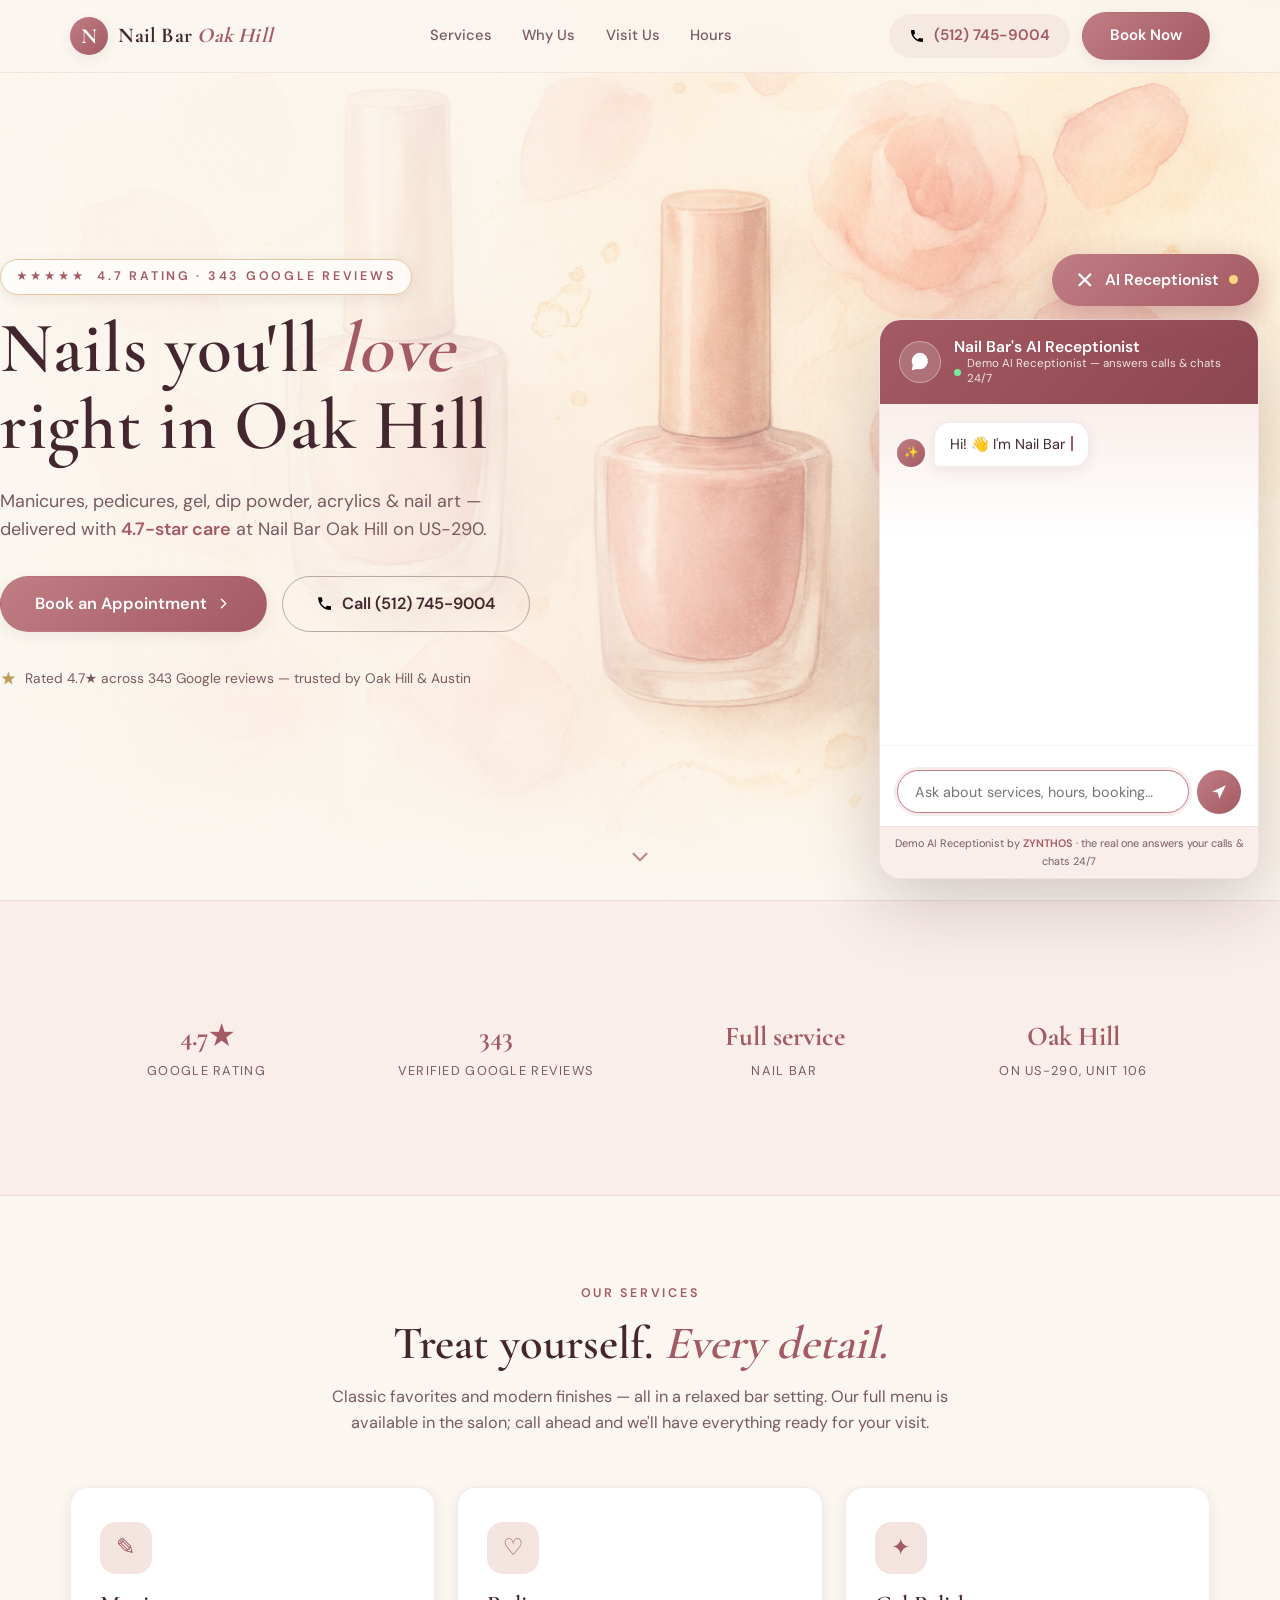
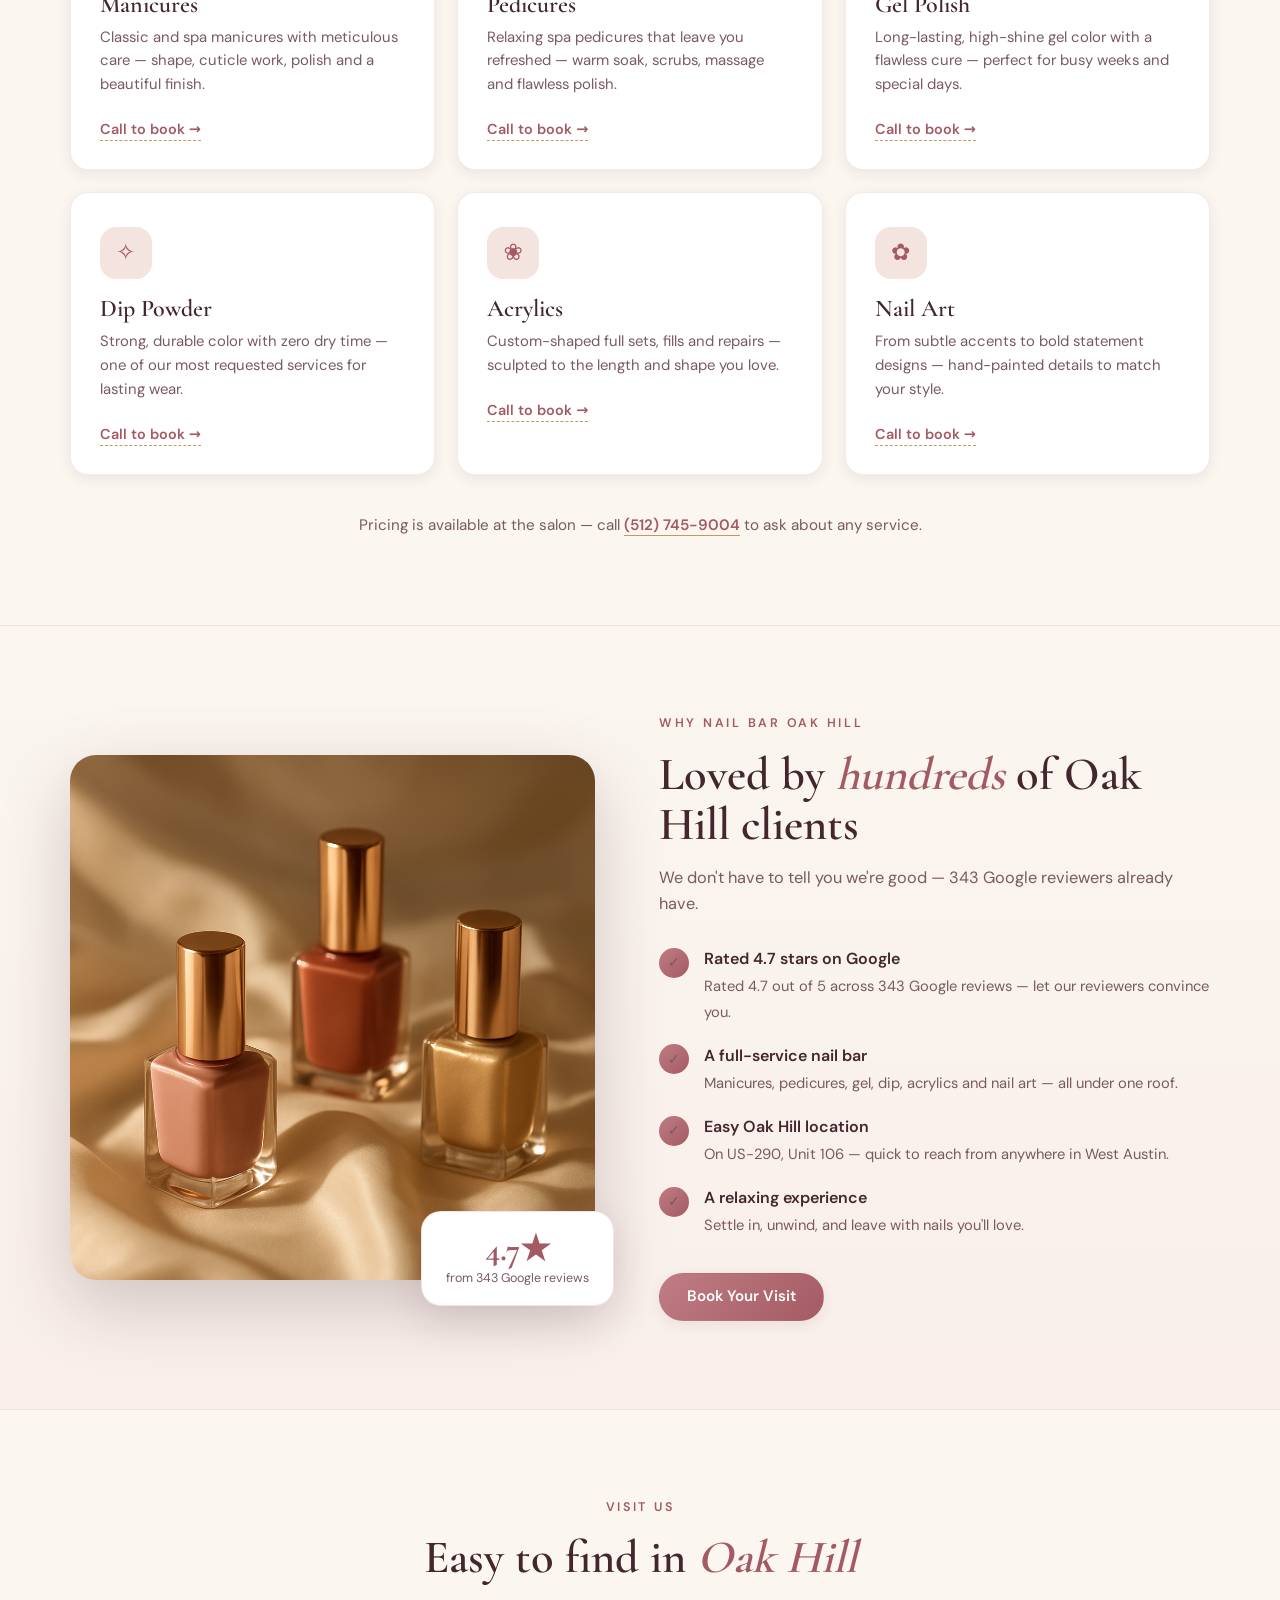
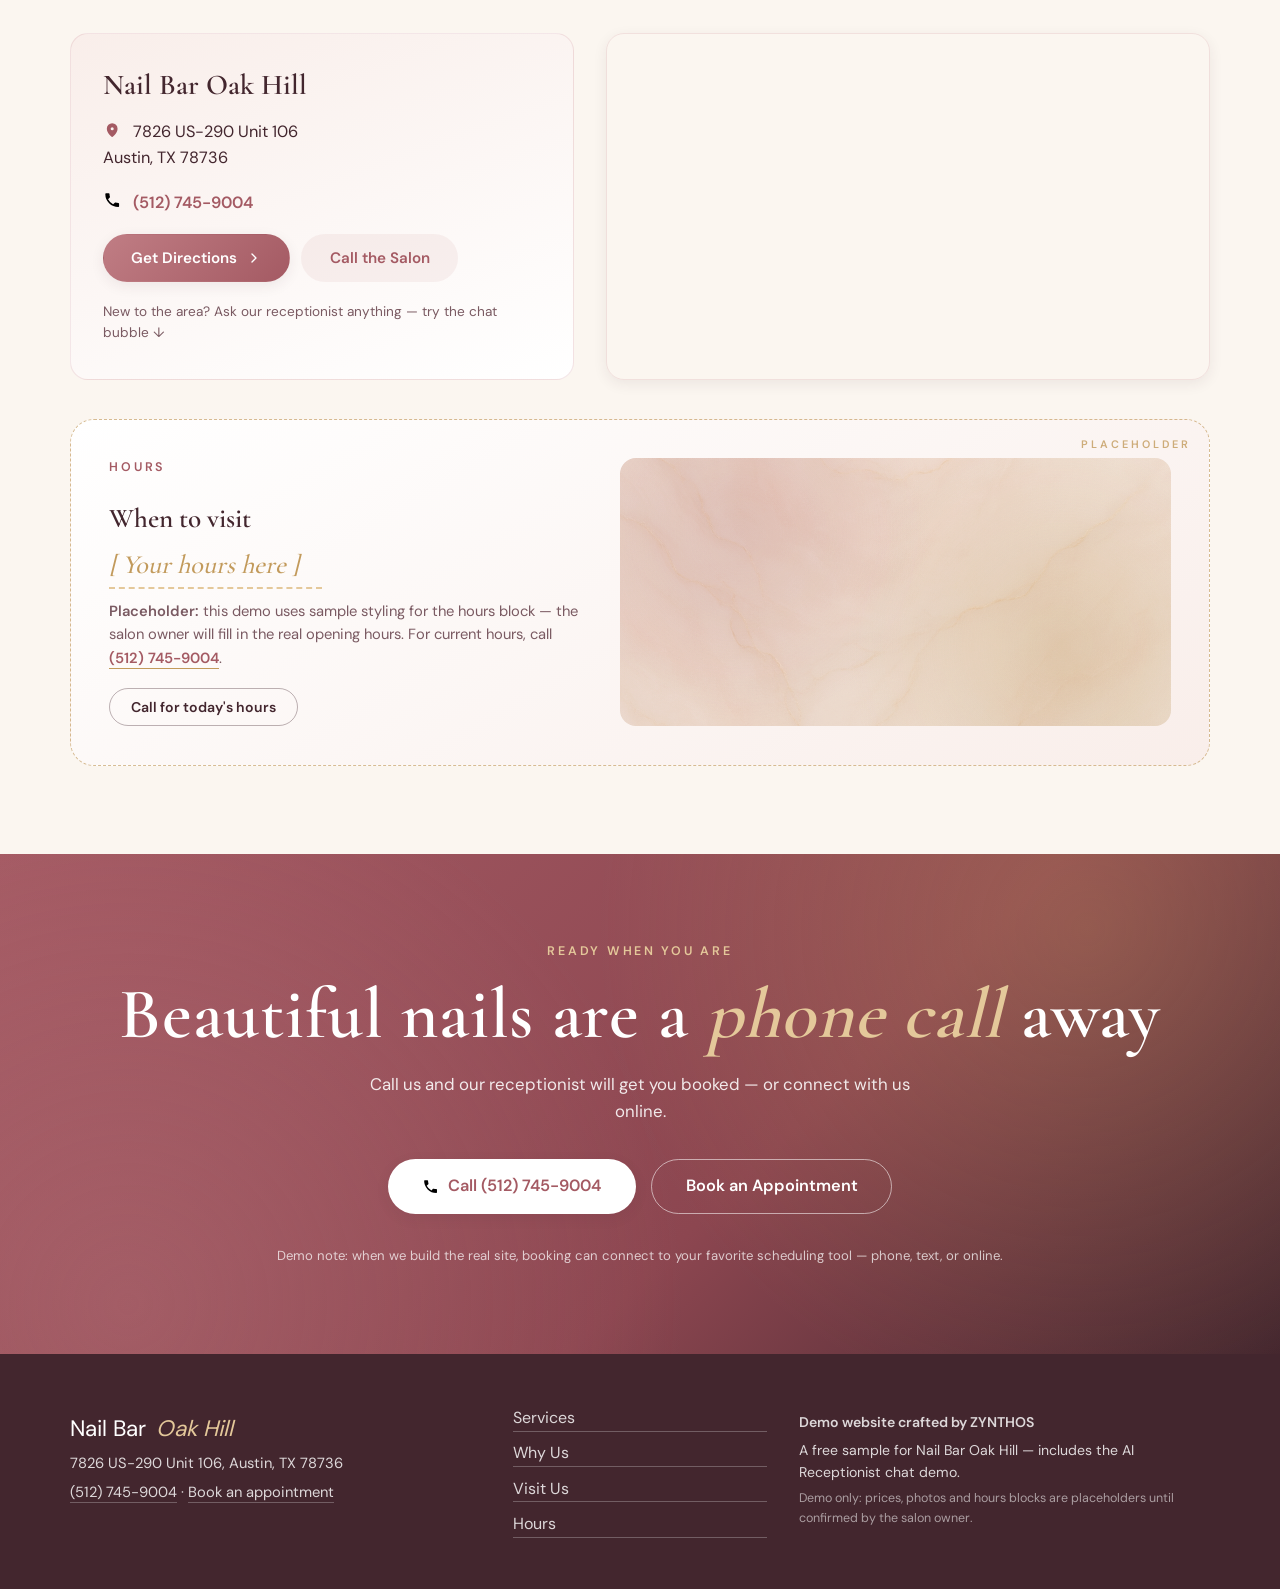
<file: public/demos/nail-bar-oak-hill/index.html>
<!DOCTYPE html>
<html lang="en">
<head>
<meta charset="UTF-8" />
<meta name="viewport" content="width=device-width, initial-scale=1.0" />
<title>Nail Bar Oak Hill — Nail Salon in Oak Hill, Austin</title>
<meta name="description" content="Nail Bar Oak Hill — 4.7&#9733; nail salon in Oak Hill, Austin. Manicures, pedicures, gel, dip powder, acrylics &amp; nail art. Call (512) 745-9004." />
<link rel="preload" as="image" href="assets/hero.jpg" />
<link rel="stylesheet" href="assets/fonts/fonts.css" />
<link rel="stylesheet" href="styles.css" />
<link rel="icon" href="data:image/svg+xml,<svg xmlns='http://www.w3.org/2000/svg' viewBox='0 0 100 100'><text y='.9em' font-size='90'>💅</text></svg>" />
</head>
<body>

<!-- ============ NAV ============ -->
<header class="nav" id="top">
  <div class="nav-inner">
    <a class="brand" href="#top">
      <span class="brand-mark">N</span>
      <span class="brand-text">Nail Bar <em>Oak Hill</em></span>
    </a>
    <nav class="nav-links" aria-label="Main">
      <a href="#services">Services</a>
      <a href="#why-us">Why Us</a>
      <a href="#visit">Visit Us</a>
      <a href="#hours">Hours</a>
    </nav>
    <div class="nav-cta">
      <a class="btn btn-ghost btn-call" href="tel:+15127459004">
        <svg viewBox="0 0 24 24" aria-hidden="true"><path d="M6.6 10.8a15.6 15.6 0 0 0 6.6 6.6l2.2-2.2a1 1 0 0 1 1-.25 11.4 11.4 0 0 0 3.6.58 1 1 0 0 1 1 1V20a1 1 0 0 1-1 1A17 17 0 0 1 3 4a1 1 0 0 1 1-1h3.5a1 1 0 0 1 1 1 11.4 11.4 0 0 0 .57 3.6 1 1 0 0 1-.25 1z"/></svg>
        <span class="call-num">(512) 745-9004</span>
      </a>
      <a class="btn btn-primary" href="#book">Book Now</a>
    </div>
  </div>
</header>

<!-- ============ HERO ============ -->
<section class="hero">
  <div class="hero-bg" role="img" aria-label="Soft watercolor art of blush and rose nail polish bottles"></div>
  <div class="hero-overlay"></div>
  <div class="hero-inner container">
    <p class="eyebrow reveal">&#9733;&#9733;&#9733;&#9733;&#9733;&nbsp; 4.7 rating &middot; 343 Google reviews</p>
    <h1 class="reveal d1">Nails you'll <em>love</em><br />right in Oak Hill</h1>
    <p class="hero-sub reveal d2">
      Manicures, pedicures, gel, dip powder, acrylics &amp; nail art &mdash;
      delivered with <strong>4.7-star care</strong> at Nail Bar Oak Hill on US-290.
    </p>
    <div class="hero-cta reveal d3">
      <a class="btn btn-primary btn-lg" href="#book">
        Book an Appointment
        <svg viewBox="0 0 24 24" aria-hidden="true"><path d="M9 6l6 6-6 6" fill="none" stroke="currentColor" stroke-width="2" stroke-linecap="round" stroke-linejoin="round"/></svg>
      </a>
      <a class="btn btn-outline btn-lg" href="tel:+15127459004">
        <svg viewBox="0 0 24 24" aria-hidden="true"><path d="M6.6 10.8a15.6 15.6 0 0 0 6.6 6.6l2.2-2.2a1 1 0 0 1 1-.25 11.4 11.4 0 0 0 3.6.58 1 1 0 0 1 1 1V20a1 1 0 0 1-1 1A17 17 0 0 1 3 4a1 1 0 0 1 1-1h3.5a1 1 0 0 1 1 1 11.4 11.4 0 0 0 .57 3.6 1 1 0 0 1-.25 1z"/></svg>
        Call (512) 745-9004
      </a>
    </div>
    <div class="hero-note reveal d4">
      <svg viewBox="0 0 24 24" aria-hidden="true"><path d="M12 2l2.4 7.2H22l-6 4.6 2.3 7.2-6.3-4.5-6.3 4.5L8 13.8 2 9.2h7.6z" fill="currentColor"/></svg>
      Rated 4.7&#9733; across 343 Google reviews &mdash; trusted by Oak Hill &amp; Austin
    </div>
  </div>
  <a class="scroll-cue" href="#services" aria-label="Scroll to services">
    <svg viewBox="0 0 24 24" aria-hidden="true"><path d="M6 9l6 6 6-6" fill="none" stroke="currentColor" stroke-width="2" stroke-linecap="round" stroke-linejoin="round"/></svg>
  </a>
</section>

<!-- ============ TRUST STRIP ============ -->
<section class="trust" aria-label="Highlights">
  <div class="container trust-grid">
    <div class="trust-item">
      <span class="trust-num">4.7&#9733;</span>
      <span class="trust-label">Google rating</span>
    </div>
    <div class="trust-item">
      <span class="trust-num">343</span>
      <span class="trust-label">Verified Google reviews</span>
    </div>
    <div class="trust-item">
      <span class="trust-num">Full service</span>
      <span class="trust-label">Nail bar</span>
    </div>
    <div class="trust-item">
      <span class="trust-num">Oak Hill</span>
      <span class="trust-label">On US-290, Unit 106</span>
    </div>
  </div>
</section>

<!-- ============ SERVICES ============ -->
<section class="services" id="services">
  <div class="container">
    <div class="sec-head">
      <p class="eyebrow">Our Services</p>
      <h2 class="d2">Treat yourself. <em>Every detail.</em></h2>
      <p class="sec-sub">Classic favorites and modern finishes &mdash; all in a relaxed bar setting. Our full menu is available in the salon; call ahead and we'll have everything ready for your visit.</p>
    </div>

    <div class="svc-grid">
      <article class="svc-card">
        <span class="svc-icon">&#9998;</span>
        <h3>Manicures</h3>
        <p>Classic and spa manicures with meticulous care &mdash; shape, cuticle work, polish and a beautiful finish.</p>
        <a class="svc-book" href="tel:+15127459004">Call to book &rarr;</a>
      </article>

      <article class="svc-card">
        <span class="svc-icon">&#9825;</span>
        <h3>Pedicures</h3>
        <p>Relaxing spa pedicures that leave you refreshed &mdash; warm soak, scrubs, massage and flawless polish.</p>
        <a class="svc-book" href="tel:+15127459004">Call to book &rarr;</a>
      </article>

      <article class="svc-card">
        <span class="svc-icon">&#10022;</span>
        <h3>Gel Polish</h3>
        <p>Long-lasting, high-shine gel color with a flawless cure &mdash; perfect for busy weeks and special days.</p>
        <a class="svc-book" href="tel:+15127459004">Call to book &rarr;</a>
      </article>

      <article class="svc-card">
        <span class="svc-icon">&#10023;</span>
        <h3>Dip Powder</h3>
        <p>Strong, durable color with zero dry time &mdash; one of our most requested services for lasting wear.</p>
        <a class="svc-book" href="tel:+15127459004">Call to book &rarr;</a>
      </article>

      <article class="svc-card">
        <span class="svc-icon">&#10048;</span>
        <h3>Acrylics</h3>
        <p>Custom-shaped full sets, fills and repairs &mdash; sculpted to the length and shape you love.</p>
        <a class="svc-book" href="tel:+15127459004">Call to book &rarr;</a>
      </article>

      <article class="svc-card">
        <span class="svc-icon">&#10047;</span>
        <h3>Nail Art</h3>
        <p>From subtle accents to bold statement designs &mdash; hand-painted details to match your style.</p>
        <a class="svc-book" href="tel:+15127459004">Call to book &rarr;</a>
      </article>
    </div>

    <p class="svc-foot">Pricing is available at the salon &mdash; call <a href="tel:+15127459004" class="link">(512) 745-9004</a> to ask about any service.</p>
  </div>
</section>

<!-- ============ WHY US ============ -->
<section class="why" id="why-us">
  <div class="container why-grid">
    <div class="why-media reveal">
      <img src="assets/polish.jpg" alt="Nail polish bottles in blush, terracotta and gold tones on silk" loading="lazy" />
      <div class="why-badge">
        <span class="badge-num">4.7&#9733;</span>
        <span class="badge-sub">from 343 Google reviews</span>
      </div>
    </div>
    <div class="why-copy">
      <p class="eyebrow">Why Nail Bar Oak Hill</p>
      <h2 class="d2">Loved by <em>hundreds</em> of Oak Hill clients</h2>
      <p class="sec-sub">We don't have to tell you we're good &mdash; 343 Google reviewers already have.</p>

      <ul class="why-list">
        <li>
          <span class="li-icon">&#10003;</span>
          <div>
            <strong>Rated 4.7 stars on Google</strong>
            <span>Rated 4.7 out of 5 across 343 Google reviews &mdash; let our reviewers convince you.</span>
          </div>
        </li>
        <li>
          <span class="li-icon">&#10003;</span>
          <div>
            <strong>A full-service nail bar</strong>
            <span>Manicures, pedicures, gel, dip, acrylics and nail art &mdash; all under one roof.</span>
          </div>
        </li>
        <li>
          <span class="li-icon">&#10003;</span>
          <div>
            <strong>Easy Oak Hill location</strong>
            <span>On US-290, Unit 106 &mdash; quick to reach from anywhere in West Austin.</span>
          </div>
        </li>
        <li>
          <span class="li-icon">&#10003;</span>
          <div>
            <strong>A relaxing experience</strong>
            <span>Settle in, unwind, and leave with nails you'll love.</span>
          </div>
        </li>
      </ul>

      <a class="btn btn-primary" href="#book">Book Your Visit</a>
    </div>
  </div>
</section>

<!-- ============ VISIT US ============ -->
<section class="visit" id="visit">
  <div class="container">
    <div class="sec-head">
      <p class="eyebrow">Visit Us</p>
      <h2 class="d2">Easy to find in <em>Oak Hill</em></h2>
    </div>

    <div class="visit-grid">
      <div class="visit-card">
        <h3>Nail Bar Oak Hill</h3>
        <address>
          <svg viewBox="0 0 24 24" aria-hidden="true"><path d="M12 21s-7-5.1-7-11a7 7 0 0 1 14 0c0 5.9-7 11-7 11zm0-9a2 2 0 1 0 0-4 2 2 0 0 0 0 4z" fill="currentColor"/></svg>
          7826 US-290 Unit 106<br />Austin, TX 78736
        </address>
        <p class="visit-phone">
          <svg viewBox="0 0 24 24" aria-hidden="true"><path d="M6.6 10.8a15.6 15.6 0 0 0 6.6 6.6l2.2-2.2a1 1 0 0 1 1-.25 11.4 11.4 0 0 0 3.6.58 1 1 0 0 1 1 1V20a1 1 0 0 1-1 1A17 17 0 0 1 3 4a1 1 0 0 1 1-1h3.5a1 1 0 0 1 1 1 11.4 11.4 0 0 0 .57 3.6 1 1 0 0 1-.25 1z"/></svg>
          <a href="tel:+15127459004">(512) 745-9004</a>
        </p>
        <div class="visit-actions">
          <a class="btn btn-primary" href="https://www.google.com/maps/search/?api=1&amp;query=Nail+Bar+Oak+Hill,+7826+US-290+Unit+106,+Austin,+TX+78736" target="_blank" rel="noopener">
            Get Directions
            <svg viewBox="0 0 24 24" aria-hidden="true"><path d="M9 6l6 6-6 6" fill="none" stroke="currentColor" stroke-width="2" stroke-linecap="round" stroke-linejoin="round"/></svg>
          </a>
          <a class="btn btn-ghost" href="tel:+15127459004">Call the Salon</a>
        </div>
        <p class="visit-note">New to the area? Ask our receptionist anything &mdash; try the chat bubble &darr;</p>
      </div>

      <div class="map-wrap">
        <iframe
          title="Map to Nail Bar Oak Hill, 7826 US-290 Unit 106, Austin TX"
          src="https://maps.google.com/maps?q=Nail%20Bar%20Oak%20Hill%2C%207826%20US-290%20Unit%20106%2C%20Austin%2C%20TX%2078736&amp;z=16&amp;output=embed"
          loading="lazy" referrerpolicy="no-referrer-when-downgrade" allowfullscreen></iframe>
      </div>
    </div>

    <!-- ============ HOURS (placeholder) ============ -->
    <div class="hours" id="hours">
      <div class="hours-card">
        <p class="eyebrow">Hours</p>
        <h3 class="d2">When to visit</h3>
        <p class="hours-placeholder">[ Your hours here ]</p>
        <p class="hours-note">
          <strong>Placeholder:</strong> this demo uses sample styling for the hours block &mdash; the salon owner
          will fill in the real opening hours. For current hours, call
          <a href="tel:+15127459004" class="link">(512) 745-9004</a>.
        </p>
        <div class="hours-cta">
          <a class="btn btn-outline btn-sm" href="tel:+15127459004">Call for today's hours</a>
        </div>
      </div>
      <div class="hours-art" aria-hidden="true"></div>
    </div>
  </div>
</section>

<!-- ============ BOOKING CTA ============ -->
<section class="book" id="book">
  <div class="container book-inner">
    <p class="eyebrow">Ready when you are</p>
    <h2 class="d1">Beautiful nails are a <em>phone call</em> away</h2>
    <p class="book-sub">Call us and our receptionist will get you booked &mdash; or connect with us online.</p>
    <div class="book-cta">
      <a class="btn btn-primary btn-lg btn-invert" href="tel:+15127459004">
        <svg viewBox="0 0 24 24" aria-hidden="true"><path d="M6.6 10.8a15.6 15.6 0 0 0 6.6 6.6l2.2-2.2a1 1 0 0 1 1-.25 11.4 11.4 0 0 0 3.6.58 1 1 0 0 1 1 1V20a1 1 0 0 1-1 1A17 17 0 0 1 3 4a1 1 0 0 1 1-1h3.5a1 1 0 0 1 1 1 11.4 11.4 0 0 0 .57 3.6 1 1 0 0 1-.25 1z"/></svg>
        Call (512) 745-9004
      </a>
      <a class="btn btn-outline btn-lg btn-invert-o" href="tel:+15127459004">Book an Appointment</a>
    </div>
    <p class="book-note">Demo note: when we build the real site, booking can connect to your favorite scheduling tool &mdash; phone, text, or online.</p>
  </div>
</section>

<!-- ============ FOOTER ============ -->
<footer class="footer">
  <div class="container footer-grid">
    <div>
      <p class="brand footer-brand">Nail Bar <em>Oak Hill</em></p>
      <p>7826 US-290 Unit 106, Austin, TX 78736</p>
      <p><a href="tel:+15127459004">(512) 745-9004</a> &middot; <a href="#book">Book an appointment</a></p>
    </div>
    <div class="footer-links">
      <a href="#services">Services</a>
      <a href="#why-us">Why Us</a>
      <a href="#visit">Visit Us</a>
      <a href="#hours">Hours</a>
    </div>
    <div class="footer-zyn">
      <p><strong>Demo website crafted by ZYNTHOS</strong></p>
      <p>A free sample for Nail Bar Oak Hill &mdash; includes the AI Receptionist chat demo.</p>
      <p class="footer-legal">Demo only: prices, photos and hours blocks are placeholders until confirmed by the salon owner.</p>
    </div>
  </div>
</footer>

<!-- ============ AI RECEPTIONIST WIDGET ============ -->
<div class="chat" id="chat">
  <button class="chat-launcher" id="chatLauncher" aria-label="Open AI receptionist chat" aria-expanded="false">
    <svg class="launcher-icon" viewBox="0 0 24 24" aria-hidden="true"><path d="M12 2a9 9 0 0 0-9 9c0 1.6.4 3.1 1.2 4.4L3 21l5.7-1.5A9 9 0 1 0 12 2zm0 2a7 7 0 1 1-3.9 12.9l-.3-.2-2.8.7.7-2.7-.2-.3A7 7 0 0 1 12 4z" fill="currentColor"/><path d="M8.5 12.5c.6.6 1.3.9 2.2.6l3.4-1.2c1.1-.4 2-1.5 2-2.7 0-.8-.7-1.5-1.5-1.5-.6 0-1.1.3-1.4.8l-4.3 2.4c-.4.6-.3 1.1-.4 1.6z" fill="currentColor"/></svg>
    <svg class="launcher-close" viewBox="0 0 24 24" aria-hidden="true"><path d="M6 6l12 12M18 6L6 18" stroke="currentColor" stroke-width="2.4" stroke-linecap="round"/></svg>
    <span class="launcher-label">AI Receptionist</span>
    <span class="launcher-dot"></span>
  </button>

  <div class="chat-panel" id="chatPanel" role="dialog" aria-label="AI Receptionist chat demo" aria-hidden="true">
    <div class="chat-head">
      <div class="chat-head-avatar">
        <svg viewBox="0 0 24 24" aria-hidden="true"><path d="M12 2a9 9 0 0 0-9 9c0 1.6.4 3.1 1.2 4.4L3 21l5.7-1.5A9 9 0 1 0 12 2z" fill="currentColor"/></svg>
      </div>
      <div class="chat-head-text">
        <p class="chat-head-name">Nail Bar's AI Receptionist</p>
        <p class="chat-head-status"><span class="status-dot"></span> Demo AI Receptionist &mdash; answers calls &amp; chats 24/7</p>
      </div>
    </div>

    <div class="chat-body" id="chatBody" aria-live="polite"></div>

    <div class="chat-chips" id="chatChips" aria-label="Suggested questions"></div>

    <form class="chat-form" id="chatForm">
      <input id="chatInput" type="text" autocomplete="off" placeholder="Ask about services, hours, booking&hellip;" aria-label="Type your question" />
      <button type="submit" aria-label="Send message">
        <svg viewBox="0 0 24 24" aria-hidden="true"><path d="M3 11.5L21 3l-8.5 18-2.3-8.2L3 11.5z" fill="currentColor"/></svg>
      </button>
    </form>

    <p class="chat-foot">Demo AI Receptionist by <strong>ZYNTHOS</strong> &middot; the real one answers your calls &amp; chats 24/7</p>
  </div>
</div>

<script src="app.js"></script>
</body>
</html>
</file>
<file: public/demos/amor-nails-spa/assets/fonts/fonts.css>
/* latin-ext */
@font-face{
  font-family: 'Cormorant Garamond';
  font-style: normal;
  font-weight: 500;
  font-display: swap;
  src: url(f1.woff2) format('woff2');
  unicode-range: U+0100-02BA, U+02BD-02C5, U+02C7-02CC, U+02CE-02D7, U+02DD-02FF, U+0304, U+0308, U+0329, U+1D00-1DBF, U+1E00-1E9F, U+1EF2-1EFF, U+2020, U+20A0-20AB, U+20AD-20C0, U+2113, U+2C60-2C7F, U+A720-A7FF;
}
/* latin */
@font-face{
  font-family: 'Cormorant Garamond';
  font-style: normal;
  font-weight: 500;
  font-display: swap;
  src: url(f2.woff2) format('woff2');
  unicode-range: U+0000-00FF, U+0131, U+0152-0153, U+02BB-02BC, U+02C6, U+02DA, U+02DC, U+0304, U+0308, U+0329, U+2000-206F, U+20AC, U+2122, U+2191, U+2193, U+2212, U+2215, U+FEFF, U+FFFD;
}
/* latin-ext */
@font-face{
  font-family: 'Cormorant Garamond';
  font-style: normal;
  font-weight: 600;
  font-display: swap;
  src: url(f3.woff2) format('woff2');
  unicode-range: U+0100-02BA, U+02BD-02C5, U+02C7-02CC, U+02CE-02D7, U+02DD-02FF, U+0304, U+0308, U+0329, U+1D00-1DBF, U+1E00-1E9F, U+1EF2-1EFF, U+2020, U+20A0-20AB, U+20AD-20C0, U+2113, U+2C60-2C7F, U+A720-A7FF;
}
/* latin */
@font-face{
  font-family: 'Cormorant Garamond';
  font-style: normal;
  font-weight: 600;
  font-display: swap;
  src: url(f4.woff2) format('woff2');
  unicode-range: U+0000-00FF, U+0131, U+0152-0153, U+02BB-02BC, U+02C6, U+02DA, U+02DC, U+0304, U+0308, U+0329, U+2000-206F, U+20AC, U+2122, U+2191, U+2193, U+2212, U+2215, U+FEFF, U+FFFD;
}
/* latin-ext */
@font-face{
  font-family: 'Cormorant Garamond';
  font-style: normal;
  font-weight: 700;
  font-display: swap;
  src: url(f5.woff2) format('woff2');
  unicode-range: U+0100-02BA, U+02BD-02C5, U+02C7-02CC, U+02CE-02D7, U+02DD-02FF, U+0304, U+0308, U+0329, U+1D00-1DBF, U+1E00-1E9F, U+1EF2-1EFF, U+2020, U+20A0-20AB, U+20AD-20C0, U+2113, U+2C60-2C7F, U+A720-A7FF;
}
/* latin */
@font-face{
  font-family: 'Cormorant Garamond';
  font-style: normal;
  font-weight: 700;
  font-display: swap;
  src: url(f6.woff2) format('woff2');
  unicode-range: U+0000-00FF, U+0131, U+0152-0153, U+02BB-02BC, U+02C6, U+02DA, U+02DC, U+0304, U+0308, U+0329, U+2000-206F, U+20AC, U+2122, U+2191, U+2193, U+2212, U+2215, U+FEFF, U+FFFD;
}
/* latin-ext */
@font-face{
  font-family: 'DM Sans';
  font-style: normal;
  font-weight: 400;
  font-display: swap;
  src: url(f7.woff2) format('woff2');
  unicode-range: U+0100-02BA, U+02BD-02C5, U+02C7-02CC, U+02CE-02D7, U+02DD-02FF, U+0304, U+0308, U+0329, U+1D00-1DBF, U+1E00-1E9F, U+1EF2-1EFF, U+2020, U+20A0-20AB, U+20AD-20C0, U+2113, U+2C60-2C7F, U+A720-A7FF;
}
/* latin */
@font-face{
  font-family: 'DM Sans';
  font-style: normal;
  font-weight: 400;
  font-display: swap;
  src: url(f8.woff2) format('woff2');
  unicode-range: U+0000-00FF, U+0131, U+0152-0153, U+02BB-02BC, U+02C6, U+02DA, U+02DC, U+0304, U+0308, U+0329, U+2000-206F, U+20AC, U+2122, U+2191, U+2193, U+2212, U+2215, U+FEFF, U+FFFD;
}
/* latin-ext */
@font-face{
  font-family: 'DM Sans';
  font-style: normal;
  font-weight: 500;
  font-display: swap;
  src: url(f9.woff2) format('woff2');
  unicode-range: U+0100-02BA, U+02BD-02C5, U+02C7-02CC, U+02CE-02D7, U+02DD-02FF, U+0304, U+0308, U+0329, U+1D00-1DBF, U+1E00-1E9F, U+1EF2-1EFF, U+2020, U+20A0-20AB, U+20AD-20C0, U+2113, U+2C60-2C7F, U+A720-A7FF;
}
/* latin */
@font-face{
  font-family: 'DM Sans';
  font-style: normal;
  font-weight: 500;
  font-display: swap;
  src: url(f10.woff2) format('woff2');
  unicode-range: U+0000-00FF, U+0131, U+0152-0153, U+02BB-02BC, U+02C6, U+02DA, U+02DC, U+0304, U+0308, U+0329, U+2000-206F, U+20AC, U+2122, U+2191, U+2193, U+2212, U+2215, U+FEFF, U+FFFD;
}
/* latin-ext */
@font-face{
  font-family: 'DM Sans';
  font-style: normal;
  font-weight: 600;
  font-display: swap;
  src: url(f11.woff2) format('woff2');
  unicode-range: U+0100-02BA, U+02BD-02C5, U+02C7-02CC, U+02CE-02D7, U+02DD-02FF, U+0304, U+0308, U+0329, U+1D00-1DBF, U+1E00-1E9F, U+1EF2-1EFF, U+2020, U+20A0-20AB, U+20AD-20C0, U+2113, U+2C60-2C7F, U+A720-A7FF;
}
/* latin */
@font-face{
  font-family: 'DM Sans';
  font-style: normal;
  font-weight: 600;
  font-display: swap;
  src: url(f12.woff2) format('woff2');
  unicode-range: U+0000-00FF, U+0131, U+0152-0153, U+02BB-02BC, U+02C6, U+02DA, U+02DC, U+0304, U+0308, U+0329, U+2000-206F, U+20AC, U+2122, U+2191, U+2193, U+2212, U+2215, U+FEFF, U+FFFD;
}
</file>
<file: public/demos/amor-nails-spa/styles.css>
/* ============================================================
   Amor Nails & Spa — demo site styles
   Warm spa palette: cream, blush, rose, plum, gold
   ============================================================ */

:root {
  --cream: #FBF6F0;
  --cream-2: #F6EEE6;
  --blush: #F4E4E0;
  --blush-2: #F9EEEA;
  --rose: #C07D84;
  --rose-deep: #A45A63;
  --rose-dark: #8C4650;
  --plum: #43262E;
  --plum-soft: #7A5A62;
  --gold: #C29A5B;
  --gold-soft: #E4C89A;
  --white: #FFFFFF;
  --shadow-sm: 0 4px 14px rgba(67, 38, 46, .08);
  --shadow-md: 0 14px 40px rgba(67, 38, 46, .14);
  --shadow-lg: 0 24px 70px rgba(67, 38, 46, .22);
  --radius: 18px;
  --serif: "Cormorant Garamond", "Playfair Display", Georgia, "Times New Roman", serif;
  --sans: "DM Sans", "Segoe UI", system-ui, -apple-system, "Helvetica Neue", Arial, sans-serif;
}

* { margin: 0; padding: 0; box-sizing: border-box; }

html { scroll-behavior: smooth; }

body {
  font-family: var(--sans);
  color: var(--plum);
  background: var(--cream);
  line-height: 1.6;
  -webkit-font-smoothing: antialiased;
  overflow-x: hidden;
}

img { max-width: 100%; display: block; }
a { color: inherit; text-decoration: none; }
address { font-style: normal; }

.container { width: min(1140px, 92%); margin: 0 auto; }

/* ---------- Reveal on scroll ---------- */
.reveal { opacity: 0; transform: translateY(22px); transition: opacity .8s ease, transform .8s cubic-bezier(.2,.7,.3,1); }
.reveal.in { opacity: 1; transform: none; }
.d1 { transition-delay: .08s; } .d2 { transition-delay: .16s; } .d3 { transition-delay: .24s; } .d4 { transition-delay: .32s; }

/* ---------- Typography ---------- */
h1, h2, h3 { font-family: var(--serif); font-weight: 600; line-height: 1.08; color: var(--plum); }
h1 em, h2 em, h3 em { font-style: italic; color: var(--rose-deep); }
.d1 { font-size: clamp(2.6rem, 5.6vw, 4.6rem); letter-spacing: .01em; }
.d2 { font-size: clamp(2rem, 3.8vw, 2.9rem); }
.eyebrow {
  font-family: var(--sans);
  font-size: .78rem;
  font-weight: 600;
  letter-spacing: .22em;
  text-transform: uppercase;
  color: var(--rose-deep);
  margin-bottom: .9rem;
}

.link { color: var(--rose-deep); font-weight: 600; border-bottom: 1px solid var(--gold); }

/* ---------- Buttons ---------- */
.btn {
  display: inline-flex;
  align-items: center;
  gap: .55rem;
  font-family: var(--sans);
  font-weight: 600;
  font-size: .95rem;
  line-height: 1;
  padding: .95rem 1.7rem;
  border-radius: 999px;
  border: 1.5px solid transparent;
  cursor: pointer;
  transition: transform .18s ease, box-shadow .25s ease, background .25s ease, color .25s ease;
  white-space: nowrap;
}
.btn svg { width: 1.05em; height: 1.05em; flex: none; }
.btn:hover { transform: translateY(-2px); }
.btn-primary { background: linear-gradient(135deg, var(--rose) 0%, var(--rose-deep) 100%); color: #fff; box-shadow: var(--shadow-sm); }
.btn-primary:hover { box-shadow: var(--shadow-md); }
.btn-outline { background: transparent; color: var(--plum); border-color: rgba(67,38,46,.35); }
.btn-outline:hover { border-color: var(--rose-deep); color: var(--rose-deep); background: rgba(255,255,255,.5); }
.btn-ghost { background: rgba(192,125,132,.1); color: var(--rose-deep); }
.btn-ghost:hover { background: rgba(192,125,132,.18); }
.btn-lg { padding: 1.15rem 2.1rem; font-size: 1.02rem; }
.btn-sm { padding: .7rem 1.3rem; font-size: .88rem; }
.btn-invert { background: #fff; color: var(--rose-deep); }
.btn-invert:hover { background: var(--blush); }
.btn-invert-o { color: #fff; border-color: rgba(255,255,255,.55); }
.btn-invert-o:hover { border-color: #fff; color: #fff; background: rgba(255,255,255,.08); }

/* ============================================================
   NAV
   ============================================================ */
.nav {
  position: fixed; inset: 0 0 auto 0; z-index: 60;
  background: rgba(251, 246, 240, .82);
  backdrop-filter: blur(14px);
  -webkit-backdrop-filter: blur(14px);
  border-bottom: 1px solid rgba(192,125,132,.14);
}
.nav-inner {
  width: min(1140px, 92%); margin: 0 auto;
  height: 72px;
  display: flex; align-items: center; justify-content: space-between; gap: 1rem;
}
.brand { display: flex; align-items: center; gap: .65rem; }
.brand-mark {
  display: grid; place-items: center;
  width: 38px; height: 38px;
  border-radius: 50%;
  background: linear-gradient(135deg, var(--rose), var(--rose-deep));
  color: #fff; font-family: var(--serif); font-size: 1.35rem; font-weight: 700;
  box-shadow: var(--shadow-sm);
}
.brand-text { font-family: var(--serif); font-size: 1.32rem; font-weight: 700; color: var(--plum); letter-spacing: .01em; }
.brand-text em { font-style: italic; color: var(--rose-deep); }
.nav-links { display: flex; gap: 1.9rem; }
.nav-links a { font-size: .92rem; font-weight: 500; color: var(--plum-soft); transition: color .2s; }
.nav-links a:hover { color: var(--rose-deep); }
.nav-cta { display: flex; align-items: center; gap: .7rem; }
.btn-call { padding: .8rem 1.2rem; }
.call-num { font-variant-numeric: tabular-nums; }

/* ============================================================
   HERO
   ============================================================ */
.hero { position: relative; min-height: 100svh; display: flex; align-items: center; overflow: hidden; }
.hero-bg {
  position: absolute; inset: 0;
  background: url("assets/hero.jpg") center 30% / cover no-repeat;
  transform: scale(1.06);
  animation: heroZoom 14s ease-out forwards;
}
@keyframes heroZoom { to { transform: scale(1); } }
.hero-overlay {
  position: absolute; inset: 0;
  background:
    linear-gradient(90deg, rgba(251,246,240,.94) 0%, rgba(251,246,240,.82) 34%, rgba(251,246,240,.35) 62%, rgba(251,246,240,.12) 100%),
    linear-gradient(180deg, rgba(251,246,240,.25) 0%, transparent 22%, transparent 78%, var(--cream) 100%);
}
.hero-inner { position: relative; z-index: 2; padding: 9rem 0 6rem; max-width: 700px; margin-left: 0; }
.hero .eyebrow { background: rgba(255,255,255,.7); backdrop-filter: blur(4px); display: inline-block; padding: .45rem .95rem; border-radius: 999px; border: 1px solid var(--gold-soft); box-shadow: var(--shadow-sm); }
.hero-sub { margin: 1.4rem 0 2rem; font-size: 1.12rem; color: var(--plum-soft); max-width: 34rem; }
.hero-sub strong { color: var(--rose-deep); }
.hero-cta { display: flex; flex-wrap: wrap; gap: .9rem; }
.hero-note { margin-top: 2.2rem; display: flex; align-items: center; gap: .5rem; font-size: .86rem; color: var(--plum-soft); }
.hero-note svg { width: 1.05rem; height: 1.05rem; color: var(--gold); flex: none; }
.scroll-cue {
  position: absolute; left: 50%; bottom: 1.4rem; transform: translateX(-50%);
  color: var(--rose-deep); opacity: .7; z-index: 2;
  animation: bob 2.2s ease-in-out infinite;
}
.scroll-cue svg { width: 26px; height: 26px; }
@keyframes bob { 0%,100% { transform: translate(-50%,0); } 50% { transform: translate(-50%,8px); } }

/* ============================================================
   TRUST STRIP
   ============================================================ */
.trust { border-block: 1px solid rgba(192,125,132,.16); background: var(--blush-2); }
.trust-grid { display: grid; grid-template-columns: repeat(4, 1fr); gap: 1rem; padding: 1.6rem 0; }
.trust-item { display: flex; flex-direction: column; align-items: center; text-align: center; gap: .15rem; }
.trust-num { font-family: var(--serif); font-size: 1.7rem; font-weight: 700; color: var(--rose-deep); }
.trust-label { font-size: .8rem; color: var(--plum-soft); text-transform: uppercase; letter-spacing: .1em; }

/* ============================================================
   SECTIONS (shared)
   ============================================================ */
section { padding: 5.5rem 0; }
.sec-head { text-align: center; max-width: 620px; margin: 0 auto 3.2rem; }
.sec-sub { margin-top: 1rem; color: var(--plum-soft); font-size: 1.02rem; }

/* ============================================================
   SERVICES
   ============================================================ */
.services { background: var(--cream); }
.svc-grid { display: grid; grid-template-columns: repeat(3, 1fr); gap: 1.4rem; }
.svc-card {
  position: relative;
  background: #fff;
  border: 1px solid rgba(192,125,132,.16);
  border-radius: var(--radius);
  padding: 2.1rem 1.8rem 1.7rem;
  box-shadow: var(--shadow-sm);
  transition: transform .25s ease, box-shadow .3s ease, border-color .25s ease;
  overflow: hidden;
}
.svc-card::before {
  content: ""; position: absolute; inset: 0 0 auto 0; height: 4px;
  background: linear-gradient(90deg, var(--rose), var(--gold-soft), var(--rose));
  opacity: 0; transition: opacity .3s;
}
.svc-card:hover { transform: translateY(-6px); box-shadow: var(--shadow-md); border-color: rgba(192,125,132,.4); }
.svc-card:hover::before { opacity: 1; }
.svc-icon { display: inline-grid; place-items: center; width: 52px; height: 52px; border-radius: 16px; background: var(--blush); color: var(--rose-deep); font-size: 1.45rem; margin-bottom: 1.1rem; }
.svc-card h3 { font-size: 1.5rem; margin-bottom: .5rem; }
.svc-card p { font-size: .93rem; color: var(--plum-soft); margin-bottom: 1.2rem; }
.svc-book { font-weight: 600; font-size: .9rem; color: var(--rose-deep); border-bottom: 1px dashed var(--gold); padding-bottom: 2px; }
.svc-foot { text-align: center; margin-top: 2.4rem; color: var(--plum-soft); font-size: .95rem; }

/* ============================================================
   WHY US
   ============================================================ */
.why { background: linear-gradient(180deg, var(--cream) 0%, var(--blush-2) 100%); border-block: 1px solid rgba(192,125,132,.14); }
.why-grid { display: grid; grid-template-columns: 1fr 1.05fr; gap: 4rem; align-items: center; }
.why-media { position: relative; }
.why-media img { border-radius: 26px; box-shadow: var(--shadow-lg); aspect-ratio: 1/1; object-fit: cover; width: 100%; }
.why-badge {
  position: absolute; right: -1.2rem; bottom: -1.6rem;
  background: #fff; border-radius: 20px; padding: 1.1rem 1.5rem;
  box-shadow: var(--shadow-md); border: 1px solid rgba(192,125,132,.2);
  display: flex; flex-direction: column; align-items: center; line-height: 1.25;
}
.badge-num { font-family: var(--serif); font-size: 2.1rem; font-weight: 700; color: var(--rose-deep); }
.badge-sub { font-size: .78rem; color: var(--plum-soft); }
.why-list { list-style: none; margin: 1.8rem 0 2.2rem; display: grid; gap: 1.15rem; }
.why-list li { display: flex; gap: .95rem; align-items: flex-start; }
.li-icon {
  flex: none; display: grid; place-items: center;
  width: 30px; height: 30px; border-radius: 50%;
  background: linear-gradient(135deg, var(--rose), var(--rose-deep));
  color: #fff; font-size: .8rem;
  margin-top: .1rem;
}
.why-list strong { display: block; font-weight: 600; color: var(--plum); margin-bottom: .1rem; }
.why-list span { font-size: .92rem; color: var(--plum-soft); }

/* ============================================================
   VISIT US
   ============================================================ */
.visit { background: var(--cream); }
.visit-grid { display: grid; grid-template-columns: 1fr 1.2fr; gap: 2rem; align-items: stretch; }
.visit-card {
  background: linear-gradient(160deg, var(--blush-2), #fff);
  border: 1px solid rgba(192,125,132,.18);
  border-radius: var(--radius);
  padding: 2.2rem 2rem;
  display: flex; flex-direction: column; gap: 1.15rem;
}
.visit-card h3 { font-size: 1.8rem; }
.visit-card address svg, .visit-phone svg { width: 1.15rem; height: 1.15rem; color: var(--rose-deep); vertical-align: -2px; margin-right: .45rem; }
.visit-card address, .visit-phone { font-size: 1.02rem; color: var(--plum); }
.visit-phone a { font-weight: 600; color: var(--rose-deep); }
.visit-actions { display: flex; flex-wrap: wrap; gap: .7rem; margin-top: auto; }
.visit-note { font-size: .85rem; color: var(--plum-soft); }
.map-wrap {
  border-radius: var(--radius); overflow: hidden;
  border: 1px solid rgba(192,125,132,.18);
  box-shadow: var(--shadow-sm);
  min-height: 320px;
}
.map-wrap iframe { width: 100%; height: 100%; min-height: 320px; border: 0; display: block; }

/* ---------- Hours (placeholder) ---------- */
.hours {
  margin-top: 2.4rem;
  display: grid; grid-template-columns: 1fr 1.15fr; gap: 2rem; align-items: stretch;
  background: linear-gradient(150deg, #fff, var(--blush-2));
  border: 1.5px dashed rgba(194,154,91,.65);
  border-radius: 24px;
  padding: 2.4rem;
  position: relative; overflow: hidden;
}
.hours::before { content: "PLACEHOLDER"; position: absolute; top: 1rem; right: 1.1rem; font-size: .68rem; letter-spacing: .28em; font-weight: 700; color: var(--gold); opacity: .8; }
.hours-card { display: flex; flex-direction: column; gap: .7rem; justify-content: center; }
.hours-card h3 { font-size: 1.7rem; }
.hours-placeholder {
  font-family: var(--serif); font-style: italic; font-size: 1.65rem;
  color: var(--gold); border-bottom: 2px dashed var(--gold-soft);
  display: inline-block; width: fit-content; padding-right: 1.4rem;
}
.hours-note { font-size: .92rem; color: var(--plum-soft); max-width: 30rem; }
.hours-cta { margin-top: .4rem; }
.hours-art {
  background:
    radial-gradient(circle at 22% 28%, rgba(192,125,132,.22), transparent 40%),
    radial-gradient(circle at 80% 70%, rgba(194,154,91,.28), transparent 45%),
    linear-gradient(140deg, var(--blush), var(--cream-2));
  border-radius: 16px;
  min-height: 190px;
  position: relative;
}
.hours-art::after {
  content: ""; position: absolute; inset: 0;
  background: url("assets/marble.jpg") center / cover no-repeat;
  opacity: .5; mix-blend-mode: multiply; border-radius: 16px;
}

/* ============================================================
   BOOKING CTA
   ============================================================ */
.book {
  background:
    radial-gradient(circle at 85% 15%, rgba(194,154,91,.28), transparent 42%),
    radial-gradient(circle at 10% 90%, rgba(192,125,132,.30), transparent 45%),
    linear-gradient(135deg, var(--rose-deep), var(--rose-dark) 60%, var(--plum));
  color: #fff;
}
.book-inner { text-align: center; }
.book .eyebrow { color: var(--gold-soft); }
.book h2 { color: #fff; }
.book h2 em { color: var(--gold-soft); }
.book-sub { margin: 1.1rem auto 2.1rem; color: rgba(255,255,255,.88); max-width: 34rem; font-size: 1.05rem; }
.book-cta { display: flex; flex-wrap: wrap; justify-content: center; gap: .95rem; }
.book-note { margin-top: 1.9rem; font-size: .82rem; color: rgba(255,255,255,.72); }

/* ============================================================
   FOOTER
   ============================================================ */
.footer { background: var(--plum); color: rgba(255,255,255,.82); padding: 3.2rem 0; }
.footer-grid { display: grid; grid-template-columns: 1.3fr .8fr 1.3fr; gap: 2rem; }
.footer .brand { color: #fff; font-size: 1.4rem; }
.footer .brand em { color: var(--gold-soft); }
.footer a { color: rgba(255,255,255,.82); border-bottom: 1px solid rgba(255,255,255,.25); }
.footer a:hover { color: #fff; }
.footer p { font-size: .92rem; margin: .35rem 0; }
.footer-links { display: flex; flex-direction: column; gap: .55rem; }
.footer-zyn p { font-size: .88rem; }
.footer-legal { color: rgba(255,255,255,.55); font-size: .78rem !important; }

/* ============================================================
   AI RECEPTIONIST CHAT WIDGET
   ============================================================ */
.chat { position: fixed; right: 1.3rem; bottom: 1.3rem; z-index: 100; display: flex; flex-direction: column; align-items: flex-end; gap: .85rem; }

.chat-launcher {
  display: flex; align-items: center; gap: .6rem;
  border: none; cursor: pointer;
  background: linear-gradient(135deg, var(--rose) 0%, var(--rose-deep) 100%);
  color: #fff;
  padding: .95rem 1.35rem;
  border-radius: 999px;
  font-family: var(--sans); font-weight: 600; font-size: .98rem;
  box-shadow: 0 10px 30px rgba(164,90,99,.45);
  transition: transform .2s ease, box-shadow .25s ease;
  position: relative;
}
.chat-launcher:hover { transform: translateY(-3px); box-shadow: 0 16px 40px rgba(164,90,99,.55); }
.chat-launcher svg { width: 1.35rem; height: 1.35rem; }
.launcher-close { display: none; }
.launcher-dot {
  width: 9px; height: 9px; border-radius: 50%;
  background: #FFD27D; box-shadow: 0 0 0 0 rgba(255,210,125,.7);
  animation: pulse 1.8s infinite;
}
@keyframes pulse { 0% { box-shadow: 0 0 0 0 rgba(255,210,125,.7);} 70% { box-shadow: 0 0 0 9px rgba(255,210,125,0);} 100% { box-shadow: 0 0 0 0 rgba(255,210,125,0);} }

.chat-panel {
  width: min(380px, calc(100vw - 2.4rem));
  height: 560px; max-height: calc(100svh - 8.5rem);
  background: #fff;
  border-radius: 22px;
  box-shadow: var(--shadow-lg);
  border: 1px solid rgba(192,125,132,.22);
  display: flex; flex-direction: column;
  overflow: hidden;
  transform-origin: bottom right;
  transform: scale(.75) translateY(16px);
  opacity: 0; pointer-events: none;
  transition: transform .28s cubic-bezier(.2,.9,.3,1.2), opacity .22s ease;
}
.chat.open .chat-panel { transform: none; opacity: 1; pointer-events: auto; }
.chat.open .launcher-icon { display: none; }
.chat.open .launcher-close { display: block; }
.chat.open .launcher-close svg { width: 1.2rem; height: 1.2rem; }

.chat-head {
  display: flex; align-items: center; gap: .8rem;
  padding: 1.05rem 1.2rem;
  background: linear-gradient(135deg, var(--rose-deep), var(--rose-dark));
  color: #fff;
}
.chat-head-avatar {
  flex: none; width: 42px; height: 42px; border-radius: 50%;
  background: rgba(255,255,255,.16); border: 1.5px solid rgba(255,255,255,.35);
  display: grid; place-items: center;
}
.chat-head-avatar svg { width: 22px; height: 22px; }
.chat-head-text { line-height: 1.3; }
.chat-head-name { font-weight: 700; font-size: .98rem; }
.chat-head-status { font-size: .72rem; color: rgba(255,255,255,.85); display: flex; align-items: center; gap: .4rem; }
.status-dot { width: 7px; height: 7px; border-radius: 50%; background: #7CE7A0; box-shadow: 0 0 0 0 rgba(124,231,160,.8); animation: pulse 2s infinite; }

.chat-body {
  flex: 1; overflow-y: auto;
  padding: 1.1rem 1.05rem;
  display: flex; flex-direction: column; gap: .7rem;
  background: linear-gradient(180deg, var(--blush-2), #fff 40%);
  scroll-behavior: smooth;
}
.msg { display: flex; gap: .55rem; align-items: flex-end; max-width: 92%; animation: msgIn .28s ease; }
@keyframes msgIn { from { opacity: 0; transform: translateY(8px);} to { opacity: 1; transform: none;} }
.msg .avatar {
  flex: none; width: 28px; height: 28px; border-radius: 50%;
  background: linear-gradient(135deg, var(--rose), var(--rose-deep));
  color: #fff; display: grid; place-items: center; font-size: .72rem;
}
.msg .bubble {
  padding: .68rem .95rem;
  border-radius: 16px;
  font-size: .9rem;
  line-height: 1.5;
  box-shadow: var(--shadow-sm);
}
.msg.bot .bubble {
  background: #fff; border: 1px solid rgba(192,125,132,.16);
  border-bottom-left-radius: 4px;
  color: var(--plum);
}
.msg.user { align-self: flex-end; flex-direction: row-reverse; }
.msg.user .bubble {
  background: linear-gradient(135deg, var(--rose), var(--rose-deep));
  color: #fff; border-bottom-right-radius: 4px;
}
.caret { display: inline-block; width: 2px; height: 1em; background: var(--rose-deep); vertical-align: -2px; margin-left: 2px; animation: blink .8s step-end infinite; }
@keyframes blink { 50% { opacity: 0; } }

.typing { display: inline-flex; gap: 4px; align-items: center; padding: .85rem 1rem; }
.typing span { width: 7px; height: 7px; border-radius: 50%; background: var(--rose); animation: bounce 1.2s infinite; }
.typing span:nth-child(2) { animation-delay: .15s; } .typing span:nth-child(3) { animation-delay: .3s; }
@keyframes bounce { 0%,60%,100% { transform: translateY(0);} 30% { transform: translateY(-5px);} }

.chat-chips {
  display: flex; flex-wrap: wrap; gap: .45rem;
  padding: .55rem 1.05rem .15rem;
  background: #fff; border-top: 1px solid rgba(192,125,132,.1);
}
.chip {
  font-size: .78rem; font-weight: 600; color: var(--rose-deep);
  background: var(--blush); border: 1px solid rgba(192,125,132,.25);
  border-radius: 999px; padding: .42rem .8rem; cursor: pointer;
  transition: background .2s, transform .15s;
}
.chip:hover { background: var(--blush); transform: translateY(-1px); border-color: var(--rose-deep); }

.chat-form {
  display: flex; gap: .55rem; align-items: center;
  padding: .8rem 1.05rem;
  background: #fff;
}
.chat-form input {
  flex: 1; border: 1.5px solid rgba(192,125,132,.3); border-radius: 999px;
  padding: .7rem 1.05rem; font-family: var(--sans); font-size: .9rem;
  outline: none; transition: border-color .2s, box-shadow .2s;
  background: var(--cream);
}
.chat-form input:focus { border-color: var(--rose); box-shadow: 0 0 0 3px rgba(192,125,132,.15); background: #fff; }
.chat-form button {
  flex: none; width: 44px; height: 44px; border-radius: 50%; border: none; cursor: pointer;
  background: linear-gradient(135deg, var(--rose), var(--rose-deep));
  color: #fff; display: grid; place-items: center;
  transition: transform .15s;
}
.chat-form button:hover { transform: scale(1.07); }
.chat-form button svg { width: 18px; height: 18px; }

.chat-foot {
  font-size: .68rem; text-align: center; color: var(--plum-soft);
  padding: .5rem .8rem; background: var(--blush-2);
  border-top: 1px solid rgba(192,125,132,.1);
}
.chat-foot strong { color: var(--rose-deep); }

/* ============================================================
   RESPONSIVE
   ============================================================ */
@media (max-width: 900px) {
  .nav-links { display: none; }
  .trust-grid { grid-template-columns: repeat(2, 1fr); gap: 1.4rem; }
  .svc-grid { grid-template-columns: repeat(2, 1fr); }
  .why-grid, .visit-grid, .hours, .footer-grid { grid-template-columns: 1fr; gap: 2.2rem; }
  .why-media { max-width: 460px; }
  .why-badge { right: .6rem; bottom: -1rem; }
  .hours::before { display: none; }
  .hero-inner { padding-top: 7.5rem; }
  section { padding: 4rem 0; }
}

@media (max-width: 560px) {
  .svc-grid { grid-template-columns: 1fr; }
  .call-num { display: none; }
  .btn-call { padding: .8rem; }
  .btn-call svg { width: 1.15rem; height: 1.15rem; }
  .hero-cta .btn { width: 100%; justify-content: center; }
  .nav-cta .btn-primary { padding: .8rem 1.1rem; }
  .chat-panel { height: min(560px, 78svh); }
}

@media (prefers-reduced-motion: reduce) {
  *, *::before, *::after { animation-duration: .01ms !important; transition-duration: .01ms !important; }
  html { scroll-behavior: auto; }
  .reveal { opacity: 1; transform: none; }
}
</file>
<file: public/demos/luu-auto-repair/assets/fonts/fonts.css>
/* latin-ext */
@font-face{
  font-family: 'Cormorant Garamond';
  font-style: normal;
  font-weight: 500;
  font-display: swap;
  src: url(f1.woff2) format('woff2');
  unicode-range: U+0100-02BA, U+02BD-02C5, U+02C7-02CC, U+02CE-02D7, U+02DD-02FF, U+0304, U+0308, U+0329, U+1D00-1DBF, U+1E00-1E9F, U+1EF2-1EFF, U+2020, U+20A0-20AB, U+20AD-20C0, U+2113, U+2C60-2C7F, U+A720-A7FF;
}
/* latin */
@font-face{
  font-family: 'Cormorant Garamond';
  font-style: normal;
  font-weight: 500;
  font-display: swap;
  src: url(f2.woff2) format('woff2');
  unicode-range: U+0000-00FF, U+0131, U+0152-0153, U+02BB-02BC, U+02C6, U+02DA, U+02DC, U+0304, U+0308, U+0329, U+2000-206F, U+20AC, U+2122, U+2191, U+2193, U+2212, U+2215, U+FEFF, U+FFFD;
}
/* latin-ext */
@font-face{
  font-family: 'Cormorant Garamond';
  font-style: normal;
  font-weight: 600;
  font-display: swap;
  src: url(f3.woff2) format('woff2');
  unicode-range: U+0100-02BA, U+02BD-02C5, U+02C7-02CC, U+02CE-02D7, U+02DD-02FF, U+0304, U+0308, U+0329, U+1D00-1DBF, U+1E00-1E9F, U+1EF2-1EFF, U+2020, U+20A0-20AB, U+20AD-20C0, U+2113, U+2C60-2C7F, U+A720-A7FF;
}
/* latin */
@font-face{
  font-family: 'Cormorant Garamond';
  font-style: normal;
  font-weight: 600;
  font-display: swap;
  src: url(f4.woff2) format('woff2');
  unicode-range: U+0000-00FF, U+0131, U+0152-0153, U+02BB-02BC, U+02C6, U+02DA, U+02DC, U+0304, U+0308, U+0329, U+2000-206F, U+20AC, U+2122, U+2191, U+2193, U+2212, U+2215, U+FEFF, U+FFFD;
}
/* latin-ext */
@font-face{
  font-family: 'Cormorant Garamond';
  font-style: normal;
  font-weight: 700;
  font-display: swap;
  src: url(f5.woff2) format('woff2');
  unicode-range: U+0100-02BA, U+02BD-02C5, U+02C7-02CC, U+02CE-02D7, U+02DD-02FF, U+0304, U+0308, U+0329, U+1D00-1DBF, U+1E00-1E9F, U+1EF2-1EFF, U+2020, U+20A0-20AB, U+20AD-20C0, U+2113, U+2C60-2C7F, U+A720-A7FF;
}
/* latin */
@font-face{
  font-family: 'Cormorant Garamond';
  font-style: normal;
  font-weight: 700;
  font-display: swap;
  src: url(f6.woff2) format('woff2');
  unicode-range: U+0000-00FF, U+0131, U+0152-0153, U+02BB-02BC, U+02C6, U+02DA, U+02DC, U+0304, U+0308, U+0329, U+2000-206F, U+20AC, U+2122, U+2191, U+2193, U+2212, U+2215, U+FEFF, U+FFFD;
}
/* latin-ext */
@font-face{
  font-family: 'DM Sans';
  font-style: normal;
  font-weight: 400;
  font-display: swap;
  src: url(f7.woff2) format('woff2');
  unicode-range: U+0100-02BA, U+02BD-02C5, U+02C7-02CC, U+02CE-02D7, U+02DD-02FF, U+0304, U+0308, U+0329, U+1D00-1DBF, U+1E00-1E9F, U+1EF2-1EFF, U+2020, U+20A0-20AB, U+20AD-20C0, U+2113, U+2C60-2C7F, U+A720-A7FF;
}
/* latin */
@font-face{
  font-family: 'DM Sans';
  font-style: normal;
  font-weight: 400;
  font-display: swap;
  src: url(f8.woff2) format('woff2');
  unicode-range: U+0000-00FF, U+0131, U+0152-0153, U+02BB-02BC, U+02C6, U+02DA, U+02DC, U+0304, U+0308, U+0329, U+2000-206F, U+20AC, U+2122, U+2191, U+2193, U+2212, U+2215, U+FEFF, U+FFFD;
}
/* latin-ext */
@font-face{
  font-family: 'DM Sans';
  font-style: normal;
  font-weight: 500;
  font-display: swap;
  src: url(f9.woff2) format('woff2');
  unicode-range: U+0100-02BA, U+02BD-02C5, U+02C7-02CC, U+02CE-02D7, U+02DD-02FF, U+0304, U+0308, U+0329, U+1D00-1DBF, U+1E00-1E9F, U+1EF2-1EFF, U+2020, U+20A0-20AB, U+20AD-20C0, U+2113, U+2C60-2C7F, U+A720-A7FF;
}
/* latin */
@font-face{
  font-family: 'DM Sans';
  font-style: normal;
  font-weight: 500;
  font-display: swap;
  src: url(f10.woff2) format('woff2');
  unicode-range: U+0000-00FF, U+0131, U+0152-0153, U+02BB-02BC, U+02C6, U+02DA, U+02DC, U+0304, U+0308, U+0329, U+2000-206F, U+20AC, U+2122, U+2191, U+2193, U+2212, U+2215, U+FEFF, U+FFFD;
}
/* latin-ext */
@font-face{
  font-family: 'DM Sans';
  font-style: normal;
  font-weight: 600;
  font-display: swap;
  src: url(f11.woff2) format('woff2');
  unicode-range: U+0100-02BA, U+02BD-02C5, U+02C7-02CC, U+02CE-02D7, U+02DD-02FF, U+0304, U+0308, U+0329, U+1D00-1DBF, U+1E00-1E9F, U+1EF2-1EFF, U+2020, U+20A0-20AB, U+20AD-20C0, U+2113, U+2C60-2C7F, U+A720-A7FF;
}
/* latin */
@font-face{
  font-family: 'DM Sans';
  font-style: normal;
  font-weight: 600;
  font-display: swap;
  src: url(f12.woff2) format('woff2');
  unicode-range: U+0000-00FF, U+0131, U+0152-0153, U+02BB-02BC, U+02C6, U+02DA, U+02DC, U+0304, U+0308, U+0329, U+2000-206F, U+20AC, U+2122, U+2191, U+2193, U+2212, U+2215, U+FEFF, U+FFFD;
}
</file>
<file: public/demos/luu-auto-repair/styles.css>
/* ============================================================
   Amor Nails & Spa — demo site styles
   Warm spa palette: cream, blush, rose, plum, gold
   ============================================================ */

:root {
  --cream: #F5F7FA;
  --cream-2: #ECF1F5;
  --blush: #E3EAF1;
  --blush-2: #EEF3F8;
  --rose: #E08A2E;
  --rose-deep: #C1761B;
  --rose-dark: #955712;
  --plum: #1C2836;
  --plum-soft: #566674;
  --gold: #7C91A3;
  --gold-soft: #B9C9D7;
  --white: #FFFFFF;
  --shadow-sm: 0 4px 14px rgba(28,40,54, .08);
  --shadow-md: 0 14px 40px rgba(28,40,54, .14);
  --shadow-lg: 0 24px 70px rgba(28,40,54, .22);
  --radius: 18px;
  --serif: "Cormorant Garamond", "Playfair Display", Georgia, "Times New Roman", serif;
  --sans: "DM Sans", "Segoe UI", system-ui, -apple-system, "Helvetica Neue", Arial, sans-serif;
}

* { margin: 0; padding: 0; box-sizing: border-box; }

html { scroll-behavior: smooth; }

body {
  font-family: var(--sans);
  color: var(--plum);
  background: var(--cream);
  line-height: 1.6;
  -webkit-font-smoothing: antialiased;
  overflow-x: hidden;
}

img { max-width: 100%; display: block; }
a { color: inherit; text-decoration: none; }
address { font-style: normal; }

.container { width: min(1140px, 92%); margin: 0 auto; }

/* ---------- Reveal on scroll ---------- */
.reveal { opacity: 0; transform: translateY(22px); transition: opacity .8s ease, transform .8s cubic-bezier(.2,.7,.3,1); }
.reveal.in { opacity: 1; transform: none; }
.d1 { transition-delay: .08s; } .d2 { transition-delay: .16s; } .d3 { transition-delay: .24s; } .d4 { transition-delay: .32s; }

/* ---------- Typography ---------- */
h1, h2, h3 { font-family: var(--serif); font-weight: 600; line-height: 1.08; color: var(--plum); }
h1 em, h2 em, h3 em { font-style: italic; color: var(--rose-deep); }
.d1 { font-size: clamp(2.6rem, 5.6vw, 4.6rem); letter-spacing: .01em; }
.d2 { font-size: clamp(2rem, 3.8vw, 2.9rem); }
.eyebrow {
  font-family: var(--sans);
  font-size: .78rem;
  font-weight: 600;
  letter-spacing: .22em;
  text-transform: uppercase;
  color: var(--rose-deep);
  margin-bottom: .9rem;
}

.link { color: var(--rose-deep); font-weight: 600; border-bottom: 1px solid var(--gold); }

/* ---------- Buttons ---------- */
.btn {
  display: inline-flex;
  align-items: center;
  gap: .55rem;
  font-family: var(--sans);
  font-weight: 600;
  font-size: .95rem;
  line-height: 1;
  padding: .95rem 1.7rem;
  border-radius: 999px;
  border: 1.5px solid transparent;
  cursor: pointer;
  transition: transform .18s ease, box-shadow .25s ease, background .25s ease, color .25s ease;
  white-space: nowrap;
}
.btn svg { width: 1.05em; height: 1.05em; flex: none; }
.btn:hover { transform: translateY(-2px); }
.btn-primary { background: linear-gradient(135deg, var(--rose) 0%, var(--rose-deep) 100%); color: #fff; box-shadow: var(--shadow-sm); }
.btn-primary:hover { box-shadow: var(--shadow-md); }
.btn-outline { background: transparent; color: var(--plum); border-color: rgba(28,40,54,.35); }
.btn-outline:hover { border-color: var(--rose-deep); color: var(--rose-deep); background: rgba(255,255,255,.5); }
.btn-ghost { background: rgba(224,138,46,.1); color: var(--rose-deep); }
.btn-ghost:hover { background: rgba(224,138,46,.18); }
.btn-lg { padding: 1.15rem 2.1rem; font-size: 1.02rem; }
.btn-sm { padding: .7rem 1.3rem; font-size: .88rem; }
.btn-invert { background: #fff; color: var(--rose-deep); }
.btn-invert:hover { background: var(--blush); }
.btn-invert-o { color: #fff; border-color: rgba(255,255,255,.55); }
.btn-invert-o:hover { border-color: #fff; color: #fff; background: rgba(255,255,255,.08); }

/* ============================================================
   NAV
   ============================================================ */
.nav {
  position: fixed; inset: 0 0 auto 0; z-index: 60;
  background: rgba(245,247,250, .82);
  backdrop-filter: blur(14px);
  -webkit-backdrop-filter: blur(14px);
  border-bottom: 1px solid rgba(224,138,46,.14);
}
.nav-inner {
  width: min(1140px, 92%); margin: 0 auto;
  height: 72px;
  display: flex; align-items: center; justify-content: space-between; gap: 1rem;
}
.brand { display: flex; align-items: center; gap: .65rem; }
.brand-mark {
  display: grid; place-items: center;
  width: 38px; height: 38px;
  border-radius: 50%;
  background: linear-gradient(135deg, var(--rose), var(--rose-deep));
  color: #fff; font-family: var(--serif); font-size: 1.35rem; font-weight: 700;
  box-shadow: var(--shadow-sm);
}
.brand-text { font-family: var(--serif); font-size: 1.32rem; font-weight: 700; color: var(--plum); letter-spacing: .01em; }
.brand-text em { font-style: italic; color: var(--rose-deep); }
.nav-links { display: flex; gap: 1.9rem; }
.nav-links a { font-size: .92rem; font-weight: 500; color: var(--plum-soft); transition: color .2s; }
.nav-links a:hover { color: var(--rose-deep); }
.nav-cta { display: flex; align-items: center; gap: .7rem; }
.btn-call { padding: .8rem 1.2rem; }
.call-num { font-variant-numeric: tabular-nums; }

/* ============================================================
   HERO
   ============================================================ */
.hero { position: relative; min-height: 100svh; display: flex; align-items: center; overflow: hidden; }
.hero-bg {
  position: absolute; inset: 0;
  background: url("assets/hero.jpg") center 30% / cover no-repeat;
  transform: scale(1.06);
  animation: heroZoom 14s ease-out forwards;
}
@keyframes heroZoom { to { transform: scale(1); } }
.hero-overlay {
  position: absolute; inset: 0;
  background:
    linear-gradient(90deg, rgba(245,247,250,.94) 0%, rgba(245,247,250,.82) 34%, rgba(245,247,250,.35) 62%, rgba(245,247,250,.12) 100%),
    linear-gradient(180deg, rgba(245,247,250,.25) 0%, transparent 22%, transparent 78%, var(--cream) 100%);
}
.hero-inner { position: relative; z-index: 2; padding: 9rem 0 6rem; max-width: 700px; margin-left: 0; }
.hero .eyebrow { background: rgba(255,255,255,.7); backdrop-filter: blur(4px); display: inline-block; padding: .45rem .95rem; border-radius: 999px; border: 1px solid var(--gold-soft); box-shadow: var(--shadow-sm); }
.hero-sub { margin: 1.4rem 0 2rem; font-size: 1.12rem; color: var(--plum-soft); max-width: 34rem; }
.hero-sub strong { color: var(--rose-deep); }
.hero-cta { display: flex; flex-wrap: wrap; gap: .9rem; }
.hero-note { margin-top: 2.2rem; display: flex; align-items: center; gap: .5rem; font-size: .86rem; color: var(--plum-soft); }
.hero-note svg { width: 1.05rem; height: 1.05rem; color: var(--gold); flex: none; }
.scroll-cue {
  position: absolute; left: 50%; bottom: 1.4rem; transform: translateX(-50%);
  color: var(--rose-deep); opacity: .7; z-index: 2;
  animation: bob 2.2s ease-in-out infinite;
}
.scroll-cue svg { width: 26px; height: 26px; }
@keyframes bob { 0%,100% { transform: translate(-50%,0); } 50% { transform: translate(-50%,8px); } }

/* ============================================================
   TRUST STRIP
   ============================================================ */
.trust { border-block: 1px solid rgba(224,138,46,.16); background: var(--blush-2); }
.trust-grid { display: grid; grid-template-columns: repeat(4, 1fr); gap: 1rem; padding: 1.6rem 0; }
.trust-item { display: flex; flex-direction: column; align-items: center; text-align: center; gap: .15rem; }
.trust-num { font-family: var(--serif); font-size: 1.7rem; font-weight: 700; color: var(--rose-deep); }
.trust-label { font-size: .8rem; color: var(--plum-soft); text-transform: uppercase; letter-spacing: .1em; }

/* ============================================================
   SECTIONS (shared)
   ============================================================ */
section { padding: 5.5rem 0; }
.sec-head { text-align: center; max-width: 620px; margin: 0 auto 3.2rem; }
.sec-sub { margin-top: 1rem; color: var(--plum-soft); font-size: 1.02rem; }

/* ============================================================
   SERVICES
   ============================================================ */
.services { background: var(--cream); }
.svc-grid { display: grid; grid-template-columns: repeat(3, 1fr); gap: 1.4rem; }
.svc-card {
  position: relative;
  background: #fff;
  border: 1px solid rgba(224,138,46,.16);
  border-radius: var(--radius);
  padding: 2.1rem 1.8rem 1.7rem;
  box-shadow: var(--shadow-sm);
  transition: transform .25s ease, box-shadow .3s ease, border-color .25s ease;
  overflow: hidden;
}
.svc-card::before {
  content: ""; position: absolute; inset: 0 0 auto 0; height: 4px;
  background: linear-gradient(90deg, var(--rose), var(--gold-soft), var(--rose));
  opacity: 0; transition: opacity .3s;
}
.svc-card:hover { transform: translateY(-6px); box-shadow: var(--shadow-md); border-color: rgba(224,138,46,.4); }
.svc-card:hover::before { opacity: 1; }
.svc-icon { display: inline-grid; place-items: center; width: 52px; height: 52px; border-radius: 16px; background: var(--blush); color: var(--rose-deep); font-size: 1.45rem; margin-bottom: 1.1rem; }
.svc-card h3 { font-size: 1.5rem; margin-bottom: .5rem; }
.svc-card p { font-size: .93rem; color: var(--plum-soft); margin-bottom: 1.2rem; }
.svc-book { font-weight: 600; font-size: .9rem; color: var(--rose-deep); border-bottom: 1px dashed var(--gold); padding-bottom: 2px; }
.svc-foot { text-align: center; margin-top: 2.4rem; color: var(--plum-soft); font-size: .95rem; }

/* ============================================================
   WHY US
   ============================================================ */
.why { background: linear-gradient(180deg, var(--cream) 0%, var(--blush-2) 100%); border-block: 1px solid rgba(224,138,46,.14); }
.why-grid { display: grid; grid-template-columns: 1fr 1.05fr; gap: 4rem; align-items: center; }
.why-media { position: relative; }
.why-media img { border-radius: 26px; box-shadow: var(--shadow-lg); aspect-ratio: 1/1; object-fit: cover; width: 100%; }
.why-badge {
  position: absolute; right: -1.2rem; bottom: -1.6rem;
  background: #fff; border-radius: 20px; padding: 1.1rem 1.5rem;
  box-shadow: var(--shadow-md); border: 1px solid rgba(224,138,46,.2);
  display: flex; flex-direction: column; align-items: center; line-height: 1.25;
}
.badge-num { font-family: var(--serif); font-size: 2.1rem; font-weight: 700; color: var(--rose-deep); }
.badge-sub { font-size: .78rem; color: var(--plum-soft); }
.why-list { list-style: none; margin: 1.8rem 0 2.2rem; display: grid; gap: 1.15rem; }
.why-list li { display: flex; gap: .95rem; align-items: flex-start; }
.li-icon {
  flex: none; display: grid; place-items: center;
  width: 30px; height: 30px; border-radius: 50%;
  background: linear-gradient(135deg, var(--rose), var(--rose-deep));
  color: #fff; font-size: .8rem;
  margin-top: .1rem;
}
.why-list strong { display: block; font-weight: 600; color: var(--plum); margin-bottom: .1rem; }
.why-list span { font-size: .92rem; color: var(--plum-soft); }

/* ============================================================
   VISIT US
   ============================================================ */
.visit { background: var(--cream); }
.visit-grid { display: grid; grid-template-columns: 1fr 1.2fr; gap: 2rem; align-items: stretch; }
.visit-card {
  background: linear-gradient(160deg, var(--blush-2), #fff);
  border: 1px solid rgba(224,138,46,.18);
  border-radius: var(--radius);
  padding: 2.2rem 2rem;
  display: flex; flex-direction: column; gap: 1.15rem;
}
.visit-card h3 { font-size: 1.8rem; }
.visit-card address svg, .visit-phone svg { width: 1.15rem; height: 1.15rem; color: var(--rose-deep); vertical-align: -2px; margin-right: .45rem; }
.visit-card address, .visit-phone { font-size: 1.02rem; color: var(--plum); }
.visit-phone a { font-weight: 600; color: var(--rose-deep); }
.visit-actions { display: flex; flex-wrap: wrap; gap: .7rem; margin-top: auto; }
.visit-note { font-size: .85rem; color: var(--plum-soft); }
.map-wrap {
  border-radius: var(--radius); overflow: hidden;
  border: 1px solid rgba(224,138,46,.18);
  box-shadow: var(--shadow-sm);
  min-height: 320px;
}
.map-wrap iframe { width: 100%; height: 100%; min-height: 320px; border: 0; display: block; }

/* ---------- Hours (placeholder) ---------- */
.hours {
  margin-top: 2.4rem;
  display: grid; grid-template-columns: 1fr 1.15fr; gap: 2rem; align-items: stretch;
  background: linear-gradient(150deg, #fff, var(--blush-2));
  border: 1.5px dashed rgba(124,145,163,.65);
  border-radius: 24px;
  padding: 2.4rem;
  position: relative; overflow: hidden;
}
.hours::before { content: "PLACEHOLDER"; position: absolute; top: 1rem; right: 1.1rem; font-size: .68rem; letter-spacing: .28em; font-weight: 700; color: var(--gold); opacity: .8; }
.hours-card { display: flex; flex-direction: column; gap: .7rem; justify-content: center; }
.hours-card h3 { font-size: 1.7rem; }
.hours-placeholder {
  font-family: var(--serif); font-style: italic; font-size: 1.65rem;
  color: var(--gold); border-bottom: 2px dashed var(--gold-soft);
  display: inline-block; width: fit-content; padding-right: 1.4rem;
}
.hours-note { font-size: .92rem; color: var(--plum-soft); max-width: 30rem; }
.hours-cta { margin-top: .4rem; }
.hours-art {
  background:
    radial-gradient(circle at 22% 28%, rgba(224,138,46,.22), transparent 40%),
    radial-gradient(circle at 80% 70%, rgba(124,145,163,.28), transparent 45%),
    linear-gradient(140deg, var(--blush), var(--cream-2));
  border-radius: 16px;
  min-height: 190px;
  position: relative;
}

/* ============================================================
   BOOKING CTA
   ============================================================ */
.book {
  background:
    radial-gradient(circle at 85% 15%, rgba(124,145,163,.28), transparent 42%),
    radial-gradient(circle at 10% 90%, rgba(224,138,46,.30), transparent 45%),
    linear-gradient(135deg, var(--rose-deep), var(--rose-dark) 60%, var(--plum));
  color: #fff;
}
.book-inner { text-align: center; }
.book .eyebrow { color: var(--gold-soft); }
.book h2 { color: #fff; }
.book h2 em { color: var(--gold-soft); }
.book-sub { margin: 1.1rem auto 2.1rem; color: rgba(255,255,255,.88); max-width: 34rem; font-size: 1.05rem; }
.book-cta { display: flex; flex-wrap: wrap; justify-content: center; gap: .95rem; }
.book-note { margin-top: 1.9rem; font-size: .82rem; color: rgba(255,255,255,.72); }

/* ============================================================
   FOOTER
   ============================================================ */
.footer { background: var(--plum); color: rgba(255,255,255,.82); padding: 3.2rem 0; }
.footer-grid { display: grid; grid-template-columns: 1.3fr .8fr 1.3fr; gap: 2rem; }
.footer .brand { color: #fff; font-size: 1.4rem; }
.footer .brand em { color: var(--gold-soft); }
.footer a { color: rgba(255,255,255,.82); border-bottom: 1px solid rgba(255,255,255,.25); }
.footer a:hover { color: #fff; }
.footer p { font-size: .92rem; margin: .35rem 0; }
.footer-links { display: flex; flex-direction: column; gap: .55rem; }
.footer-zyn p { font-size: .88rem; }
.footer-legal { color: rgba(255,255,255,.55); font-size: .78rem !important; }

/* ============================================================
   AI RECEPTIONIST CHAT WIDGET
   ============================================================ */
.chat { position: fixed; right: 1.3rem; bottom: 1.3rem; z-index: 100; display: flex; flex-direction: column; align-items: flex-end; gap: .85rem; }

.chat-launcher {
  display: flex; align-items: center; gap: .6rem;
  border: none; cursor: pointer;
  background: linear-gradient(135deg, var(--rose) 0%, var(--rose-deep) 100%);
  color: #fff;
  padding: .95rem 1.35rem;
  border-radius: 999px;
  font-family: var(--sans); font-weight: 600; font-size: .98rem;
  box-shadow: 0 10px 30px rgba(193,118,27,.45);
  transition: transform .2s ease, box-shadow .25s ease;
  position: relative;
}
.chat-launcher:hover { transform: translateY(-3px); box-shadow: 0 16px 40px rgba(193,118,27,.55); }
.chat-launcher svg { width: 1.35rem; height: 1.35rem; }
.launcher-close { display: none; }
.launcher-dot {
  width: 9px; height: 9px; border-radius: 50%;
  background: #FFD27D; box-shadow: 0 0 0 0 rgba(255,210,125,.7);
  animation: pulse 1.8s infinite;
}
@keyframes pulse { 0% { box-shadow: 0 0 0 0 rgba(255,210,125,.7);} 70% { box-shadow: 0 0 0 9px rgba(255,210,125,0);} 100% { box-shadow: 0 0 0 0 rgba(255,210,125,0);} }

.chat-panel {
  width: min(380px, calc(100vw - 2.4rem));
  height: 560px; max-height: calc(100svh - 8.5rem);
  background: #fff;
  border-radius: 22px;
  box-shadow: var(--shadow-lg);
  border: 1px solid rgba(224,138,46,.22);
  display: flex; flex-direction: column;
  overflow: hidden;
  transform-origin: bottom right;
  transform: scale(.75) translateY(16px);
  opacity: 0; pointer-events: none;
  transition: transform .28s cubic-bezier(.2,.9,.3,1.2), opacity .22s ease;
}
.chat.open .chat-panel { transform: none; opacity: 1; pointer-events: auto; }
.chat.open .launcher-icon { display: none; }
.chat.open .launcher-close { display: block; }
.chat.open .launcher-close svg { width: 1.2rem; height: 1.2rem; }

.chat-head {
  display: flex; align-items: center; gap: .8rem;
  padding: 1.05rem 1.2rem;
  background: linear-gradient(135deg, var(--rose-deep), var(--rose-dark));
  color: #fff;
}
.chat-head-avatar {
  flex: none; width: 42px; height: 42px; border-radius: 50%;
  background: rgba(255,255,255,.16); border: 1.5px solid rgba(255,255,255,.35);
  display: grid; place-items: center;
}
.chat-head-avatar svg { width: 22px; height: 22px; }
.chat-head-text { line-height: 1.3; }
.chat-head-name { font-weight: 700; font-size: .98rem; }
.chat-head-status { font-size: .72rem; color: rgba(255,255,255,.85); display: flex; align-items: center; gap: .4rem; }
.status-dot { width: 7px; height: 7px; border-radius: 50%; background: #7CE7A0; box-shadow: 0 0 0 0 rgba(124,231,160,.8); animation: pulse 2s infinite; }

.chat-body {
  flex: 1; overflow-y: auto;
  padding: 1.1rem 1.05rem;
  display: flex; flex-direction: column; gap: .7rem;
  background: linear-gradient(180deg, var(--blush-2), #fff 40%);
  scroll-behavior: smooth;
}
.msg { display: flex; gap: .55rem; align-items: flex-end; max-width: 92%; animation: msgIn .28s ease; }
@keyframes msgIn { from { opacity: 0; transform: translateY(8px);} to { opacity: 1; transform: none;} }
.msg .avatar {
  flex: none; width: 28px; height: 28px; border-radius: 50%;
  background: linear-gradient(135deg, var(--rose), var(--rose-deep));
  color: #fff; display: grid; place-items: center; font-size: .72rem;
}
.msg .bubble {
  padding: .68rem .95rem;
  border-radius: 16px;
  font-size: .9rem;
  line-height: 1.5;
  box-shadow: var(--shadow-sm);
}
.msg.bot .bubble {
  background: #fff; border: 1px solid rgba(224,138,46,.16);
  border-bottom-left-radius: 4px;
  color: var(--plum);
}
.msg.user { align-self: flex-end; flex-direction: row-reverse; }
.msg.user .bubble {
  background: linear-gradient(135deg, var(--rose), var(--rose-deep));
  color: #fff; border-bottom-right-radius: 4px;
}
.caret { display: inline-block; width: 2px; height: 1em; background: var(--rose-deep); vertical-align: -2px; margin-left: 2px; animation: blink .8s step-end infinite; }
@keyframes blink { 50% { opacity: 0; } }

.typing { display: inline-flex; gap: 4px; align-items: center; padding: .85rem 1rem; }
.typing span { width: 7px; height: 7px; border-radius: 50%; background: var(--rose); animation: bounce 1.2s infinite; }
.typing span:nth-child(2) { animation-delay: .15s; } .typing span:nth-child(3) { animation-delay: .3s; }
@keyframes bounce { 0%,60%,100% { transform: translateY(0);} 30% { transform: translateY(-5px);} }

.chat-chips {
  display: flex; flex-wrap: wrap; gap: .45rem;
  padding: .55rem 1.05rem .15rem;
  background: #fff; border-top: 1px solid rgba(224,138,46,.1);
}
.chip {
  font-size: .78rem; font-weight: 600; color: var(--rose-deep);
  background: var(--blush); border: 1px solid rgba(224,138,46,.25);
  border-radius: 999px; padding: .42rem .8rem; cursor: pointer;
  transition: background .2s, transform .15s;
}
.chip:hover { background: var(--blush); transform: translateY(-1px); border-color: var(--rose-deep); }

.chat-form {
  display: flex; gap: .55rem; align-items: center;
  padding: .8rem 1.05rem;
  background: #fff;
}
.chat-form input {
  flex: 1; border: 1.5px solid rgba(224,138,46,.3); border-radius: 999px;
  padding: .7rem 1.05rem; font-family: var(--sans); font-size: .9rem;
  outline: none; transition: border-color .2s, box-shadow .2s;
  background: var(--cream);
}
.chat-form input:focus { border-color: var(--rose); box-shadow: 0 0 0 3px rgba(224,138,46,.15); background: #fff; }
.chat-form button {
  flex: none; width: 44px; height: 44px; border-radius: 50%; border: none; cursor: pointer;
  background: linear-gradient(135deg, var(--rose), var(--rose-deep));
  color: #fff; display: grid; place-items: center;
  transition: transform .15s;
}
.chat-form button:hover { transform: scale(1.07); }
.chat-form button svg { width: 18px; height: 18px; }

.chat-foot {
  font-size: .68rem; text-align: center; color: var(--plum-soft);
  padding: .5rem .8rem; background: var(--blush-2);
  border-top: 1px solid rgba(224,138,46,.1);
}
.chat-foot strong { color: var(--rose-deep); }

/* ============================================================
   RESPONSIVE
   ============================================================ */
@media (max-width: 900px) {
  .nav-links { display: none; }
  .trust-grid { grid-template-columns: repeat(2, 1fr); gap: 1.4rem; }
  .svc-grid { grid-template-columns: repeat(2, 1fr); }
  .why-grid, .visit-grid, .hours, .footer-grid { grid-template-columns: 1fr; gap: 2.2rem; }
  .why-media { max-width: 460px; }
  .why-badge { right: .6rem; bottom: -1rem; }
  .hours::before { display: none; }
  .hero-inner { padding-top: 7.5rem; }
  section { padding: 4rem 0; }
}

@media (max-width: 560px) {
  .svc-grid { grid-template-columns: 1fr; }
  .call-num { display: none; }
  .btn-call { padding: .8rem; }
  .btn-call svg { width: 1.15rem; height: 1.15rem; }
  .hero-cta .btn { width: 100%; justify-content: center; }
  .nav-cta .btn-primary { padding: .8rem 1.1rem; }
  .chat-panel { height: min(560px, 78svh); }
}

@media (prefers-reduced-motion: reduce) {
  *, *::before, *::after { animation-duration: .01ms !important; transition-duration: .01ms !important; }
  html { scroll-behavior: auto; }
  .reveal { opacity: 1; transform: none; }
}
</file>
<file: public/demos/nail-bar-oak-hill/assets/fonts/fonts.css>
/* latin-ext */
@font-face{
  font-family: 'Cormorant Garamond';
  font-style: normal;
  font-weight: 500;
  font-display: swap;
  src: url(f1.woff2) format('woff2');
  unicode-range: U+0100-02BA, U+02BD-02C5, U+02C7-02CC, U+02CE-02D7, U+02DD-02FF, U+0304, U+0308, U+0329, U+1D00-1DBF, U+1E00-1E9F, U+1EF2-1EFF, U+2020, U+20A0-20AB, U+20AD-20C0, U+2113, U+2C60-2C7F, U+A720-A7FF;
}
/* latin */
@font-face{
  font-family: 'Cormorant Garamond';
  font-style: normal;
  font-weight: 500;
  font-display: swap;
  src: url(f2.woff2) format('woff2');
  unicode-range: U+0000-00FF, U+0131, U+0152-0153, U+02BB-02BC, U+02C6, U+02DA, U+02DC, U+0304, U+0308, U+0329, U+2000-206F, U+20AC, U+2122, U+2191, U+2193, U+2212, U+2215, U+FEFF, U+FFFD;
}
/* latin-ext */
@font-face{
  font-family: 'Cormorant Garamond';
  font-style: normal;
  font-weight: 600;
  font-display: swap;
  src: url(f3.woff2) format('woff2');
  unicode-range: U+0100-02BA, U+02BD-02C5, U+02C7-02CC, U+02CE-02D7, U+02DD-02FF, U+0304, U+0308, U+0329, U+1D00-1DBF, U+1E00-1E9F, U+1EF2-1EFF, U+2020, U+20A0-20AB, U+20AD-20C0, U+2113, U+2C60-2C7F, U+A720-A7FF;
}
/* latin */
@font-face{
  font-family: 'Cormorant Garamond';
  font-style: normal;
  font-weight: 600;
  font-display: swap;
  src: url(f4.woff2) format('woff2');
  unicode-range: U+0000-00FF, U+0131, U+0152-0153, U+02BB-02BC, U+02C6, U+02DA, U+02DC, U+0304, U+0308, U+0329, U+2000-206F, U+20AC, U+2122, U+2191, U+2193, U+2212, U+2215, U+FEFF, U+FFFD;
}
/* latin-ext */
@font-face{
  font-family: 'Cormorant Garamond';
  font-style: normal;
  font-weight: 700;
  font-display: swap;
  src: url(f5.woff2) format('woff2');
  unicode-range: U+0100-02BA, U+02BD-02C5, U+02C7-02CC, U+02CE-02D7, U+02DD-02FF, U+0304, U+0308, U+0329, U+1D00-1DBF, U+1E00-1E9F, U+1EF2-1EFF, U+2020, U+20A0-20AB, U+20AD-20C0, U+2113, U+2C60-2C7F, U+A720-A7FF;
}
/* latin */
@font-face{
  font-family: 'Cormorant Garamond';
  font-style: normal;
  font-weight: 700;
  font-display: swap;
  src: url(f6.woff2) format('woff2');
  unicode-range: U+0000-00FF, U+0131, U+0152-0153, U+02BB-02BC, U+02C6, U+02DA, U+02DC, U+0304, U+0308, U+0329, U+2000-206F, U+20AC, U+2122, U+2191, U+2193, U+2212, U+2215, U+FEFF, U+FFFD;
}
/* latin-ext */
@font-face{
  font-family: 'DM Sans';
  font-style: normal;
  font-weight: 400;
  font-display: swap;
  src: url(f7.woff2) format('woff2');
  unicode-range: U+0100-02BA, U+02BD-02C5, U+02C7-02CC, U+02CE-02D7, U+02DD-02FF, U+0304, U+0308, U+0329, U+1D00-1DBF, U+1E00-1E9F, U+1EF2-1EFF, U+2020, U+20A0-20AB, U+20AD-20C0, U+2113, U+2C60-2C7F, U+A720-A7FF;
}
/* latin */
@font-face{
  font-family: 'DM Sans';
  font-style: normal;
  font-weight: 400;
  font-display: swap;
  src: url(f8.woff2) format('woff2');
  unicode-range: U+0000-00FF, U+0131, U+0152-0153, U+02BB-02BC, U+02C6, U+02DA, U+02DC, U+0304, U+0308, U+0329, U+2000-206F, U+20AC, U+2122, U+2191, U+2193, U+2212, U+2215, U+FEFF, U+FFFD;
}
/* latin-ext */
@font-face{
  font-family: 'DM Sans';
  font-style: normal;
  font-weight: 500;
  font-display: swap;
  src: url(f9.woff2) format('woff2');
  unicode-range: U+0100-02BA, U+02BD-02C5, U+02C7-02CC, U+02CE-02D7, U+02DD-02FF, U+0304, U+0308, U+0329, U+1D00-1DBF, U+1E00-1E9F, U+1EF2-1EFF, U+2020, U+20A0-20AB, U+20AD-20C0, U+2113, U+2C60-2C7F, U+A720-A7FF;
}
/* latin */
@font-face{
  font-family: 'DM Sans';
  font-style: normal;
  font-weight: 500;
  font-display: swap;
  src: url(f10.woff2) format('woff2');
  unicode-range: U+0000-00FF, U+0131, U+0152-0153, U+02BB-02BC, U+02C6, U+02DA, U+02DC, U+0304, U+0308, U+0329, U+2000-206F, U+20AC, U+2122, U+2191, U+2193, U+2212, U+2215, U+FEFF, U+FFFD;
}
/* latin-ext */
@font-face{
  font-family: 'DM Sans';
  font-style: normal;
  font-weight: 600;
  font-display: swap;
  src: url(f11.woff2) format('woff2');
  unicode-range: U+0100-02BA, U+02BD-02C5, U+02C7-02CC, U+02CE-02D7, U+02DD-02FF, U+0304, U+0308, U+0329, U+1D00-1DBF, U+1E00-1E9F, U+1EF2-1EFF, U+2020, U+20A0-20AB, U+20AD-20C0, U+2113, U+2C60-2C7F, U+A720-A7FF;
}
/* latin */
@font-face{
  font-family: 'DM Sans';
  font-style: normal;
  font-weight: 600;
  font-display: swap;
  src: url(f12.woff2) format('woff2');
  unicode-range: U+0000-00FF, U+0131, U+0152-0153, U+02BB-02BC, U+02C6, U+02DA, U+02DC, U+0304, U+0308, U+0329, U+2000-206F, U+20AC, U+2122, U+2191, U+2193, U+2212, U+2215, U+FEFF, U+FFFD;
}
</file>
<file: public/demos/nail-bar-oak-hill/styles.css>
/* ============================================================
   Amor Nails & Spa — demo site styles
   Warm spa palette: cream, blush, rose, plum, gold
   ============================================================ */

:root {
  --cream: #FBF6F0;
  --cream-2: #F6EEE6;
  --blush: #F4E4E0;
  --blush-2: #F9EEEA;
  --rose: #C07D84;
  --rose-deep: #A45A63;
  --rose-dark: #8C4650;
  --plum: #43262E;
  --plum-soft: #7A5A62;
  --gold: #C29A5B;
  --gold-soft: #E4C89A;
  --white: #FFFFFF;
  --shadow-sm: 0 4px 14px rgba(67, 38, 46, .08);
  --shadow-md: 0 14px 40px rgba(67, 38, 46, .14);
  --shadow-lg: 0 24px 70px rgba(67, 38, 46, .22);
  --radius: 18px;
  --serif: "Cormorant Garamond", "Playfair Display", Georgia, "Times New Roman", serif;
  --sans: "DM Sans", "Segoe UI", system-ui, -apple-system, "Helvetica Neue", Arial, sans-serif;
}

* { margin: 0; padding: 0; box-sizing: border-box; }

html { scroll-behavior: smooth; }

body {
  font-family: var(--sans);
  color: var(--plum);
  background: var(--cream);
  line-height: 1.6;
  -webkit-font-smoothing: antialiased;
  overflow-x: hidden;
}

img { max-width: 100%; display: block; }
a { color: inherit; text-decoration: none; }
address { font-style: normal; }

.container { width: min(1140px, 92%); margin: 0 auto; }

/* ---------- Reveal on scroll ---------- */
.reveal { opacity: 0; transform: translateY(22px); transition: opacity .8s ease, transform .8s cubic-bezier(.2,.7,.3,1); }
.reveal.in { opacity: 1; transform: none; }
.d1 { transition-delay: .08s; } .d2 { transition-delay: .16s; } .d3 { transition-delay: .24s; } .d4 { transition-delay: .32s; }

/* ---------- Typography ---------- */
h1, h2, h3 { font-family: var(--serif); font-weight: 600; line-height: 1.08; color: var(--plum); }
h1 em, h2 em, h3 em { font-style: italic; color: var(--rose-deep); }
.d1 { font-size: clamp(2.6rem, 5.6vw, 4.6rem); letter-spacing: .01em; }
.d2 { font-size: clamp(2rem, 3.8vw, 2.9rem); }
.eyebrow {
  font-family: var(--sans);
  font-size: .78rem;
  font-weight: 600;
  letter-spacing: .22em;
  text-transform: uppercase;
  color: var(--rose-deep);
  margin-bottom: .9rem;
}

.link { color: var(--rose-deep); font-weight: 600; border-bottom: 1px solid var(--gold); }

/* ---------- Buttons ---------- */
.btn {
  display: inline-flex;
  align-items: center;
  gap: .55rem;
  font-family: var(--sans);
  font-weight: 600;
  font-size: .95rem;
  line-height: 1;
  padding: .95rem 1.7rem;
  border-radius: 999px;
  border: 1.5px solid transparent;
  cursor: pointer;
  transition: transform .18s ease, box-shadow .25s ease, background .25s ease, color .25s ease;
  white-space: nowrap;
}
.btn svg { width: 1.05em; height: 1.05em; flex: none; }
.btn:hover { transform: translateY(-2px); }
.btn-primary { background: linear-gradient(135deg, var(--rose) 0%, var(--rose-deep) 100%); color: #fff; box-shadow: var(--shadow-sm); }
.btn-primary:hover { box-shadow: var(--shadow-md); }
.btn-outline { background: transparent; color: var(--plum); border-color: rgba(67,38,46,.35); }
.btn-outline:hover { border-color: var(--rose-deep); color: var(--rose-deep); background: rgba(255,255,255,.5); }
.btn-ghost { background: rgba(192,125,132,.1); color: var(--rose-deep); }
.btn-ghost:hover { background: rgba(192,125,132,.18); }
.btn-lg { padding: 1.15rem 2.1rem; font-size: 1.02rem; }
.btn-sm { padding: .7rem 1.3rem; font-size: .88rem; }
.btn-invert { background: #fff; color: var(--rose-deep); }
.btn-invert:hover { background: var(--blush); }
.btn-invert-o { color: #fff; border-color: rgba(255,255,255,.55); }
.btn-invert-o:hover { border-color: #fff; color: #fff; background: rgba(255,255,255,.08); }

/* ============================================================
   NAV
   ============================================================ */
.nav {
  position: fixed; inset: 0 0 auto 0; z-index: 60;
  background: rgba(251, 246, 240, .82);
  backdrop-filter: blur(14px);
  -webkit-backdrop-filter: blur(14px);
  border-bottom: 1px solid rgba(192,125,132,.14);
}
.nav-inner {
  width: min(1140px, 92%); margin: 0 auto;
  height: 72px;
  display: flex; align-items: center; justify-content: space-between; gap: 1rem;
}
.brand { display: flex; align-items: center; gap: .65rem; }
.brand-mark {
  display: grid; place-items: center;
  width: 38px; height: 38px;
  border-radius: 50%;
  background: linear-gradient(135deg, var(--rose), var(--rose-deep));
  color: #fff; font-family: var(--serif); font-size: 1.35rem; font-weight: 700;
  box-shadow: var(--shadow-sm);
}
.brand-text { font-family: var(--serif); font-size: 1.32rem; font-weight: 700; color: var(--plum); letter-spacing: .01em; }
.brand-text em { font-style: italic; color: var(--rose-deep); }
.nav-links { display: flex; gap: 1.9rem; }
.nav-links a { font-size: .92rem; font-weight: 500; color: var(--plum-soft); transition: color .2s; }
.nav-links a:hover { color: var(--rose-deep); }
.nav-cta { display: flex; align-items: center; gap: .7rem; }
.btn-call { padding: .8rem 1.2rem; }
.call-num { font-variant-numeric: tabular-nums; }

/* ============================================================
   HERO
   ============================================================ */
.hero { position: relative; min-height: 100svh; display: flex; align-items: center; overflow: hidden; }
.hero-bg {
  position: absolute; inset: 0;
  background: url("assets/hero.jpg") center 30% / cover no-repeat;
  transform: scale(1.06);
  animation: heroZoom 14s ease-out forwards;
}
@keyframes heroZoom { to { transform: scale(1); } }
.hero-overlay {
  position: absolute; inset: 0;
  background:
    linear-gradient(90deg, rgba(251,246,240,.94) 0%, rgba(251,246,240,.82) 34%, rgba(251,246,240,.35) 62%, rgba(251,246,240,.12) 100%),
    linear-gradient(180deg, rgba(251,246,240,.25) 0%, transparent 22%, transparent 78%, var(--cream) 100%);
}
.hero-inner { position: relative; z-index: 2; padding: 9rem 0 6rem; max-width: 700px; margin-left: 0; }
.hero .eyebrow { background: rgba(255,255,255,.7); backdrop-filter: blur(4px); display: inline-block; padding: .45rem .95rem; border-radius: 999px; border: 1px solid var(--gold-soft); box-shadow: var(--shadow-sm); }
.hero-sub { margin: 1.4rem 0 2rem; font-size: 1.12rem; color: var(--plum-soft); max-width: 34rem; }
.hero-sub strong { color: var(--rose-deep); }
.hero-cta { display: flex; flex-wrap: wrap; gap: .9rem; }
.hero-note { margin-top: 2.2rem; display: flex; align-items: center; gap: .5rem; font-size: .86rem; color: var(--plum-soft); }
.hero-note svg { width: 1.05rem; height: 1.05rem; color: var(--gold); flex: none; }
.scroll-cue {
  position: absolute; left: 50%; bottom: 1.4rem; transform: translateX(-50%);
  color: var(--rose-deep); opacity: .7; z-index: 2;
  animation: bob 2.2s ease-in-out infinite;
}
.scroll-cue svg { width: 26px; height: 26px; }
@keyframes bob { 0%,100% { transform: translate(-50%,0); } 50% { transform: translate(-50%,8px); } }

/* ============================================================
   TRUST STRIP
   ============================================================ */
.trust { border-block: 1px solid rgba(192,125,132,.16); background: var(--blush-2); }
.trust-grid { display: grid; grid-template-columns: repeat(4, 1fr); gap: 1rem; padding: 1.6rem 0; }
.trust-item { display: flex; flex-direction: column; align-items: center; text-align: center; gap: .15rem; }
.trust-num { font-family: var(--serif); font-size: 1.7rem; font-weight: 700; color: var(--rose-deep); }
.trust-label { font-size: .8rem; color: var(--plum-soft); text-transform: uppercase; letter-spacing: .1em; }

/* ============================================================
   SECTIONS (shared)
   ============================================================ */
section { padding: 5.5rem 0; }
.sec-head { text-align: center; max-width: 620px; margin: 0 auto 3.2rem; }
.sec-sub { margin-top: 1rem; color: var(--plum-soft); font-size: 1.02rem; }

/* ============================================================
   SERVICES
   ============================================================ */
.services { background: var(--cream); }
.svc-grid { display: grid; grid-template-columns: repeat(3, 1fr); gap: 1.4rem; }
.svc-card {
  position: relative;
  background: #fff;
  border: 1px solid rgba(192,125,132,.16);
  border-radius: var(--radius);
  padding: 2.1rem 1.8rem 1.7rem;
  box-shadow: var(--shadow-sm);
  transition: transform .25s ease, box-shadow .3s ease, border-color .25s ease;
  overflow: hidden;
}
.svc-card::before {
  content: ""; position: absolute; inset: 0 0 auto 0; height: 4px;
  background: linear-gradient(90deg, var(--rose), var(--gold-soft), var(--rose));
  opacity: 0; transition: opacity .3s;
}
.svc-card:hover { transform: translateY(-6px); box-shadow: var(--shadow-md); border-color: rgba(192,125,132,.4); }
.svc-card:hover::before { opacity: 1; }
.svc-icon { display: inline-grid; place-items: center; width: 52px; height: 52px; border-radius: 16px; background: var(--blush); color: var(--rose-deep); font-size: 1.45rem; margin-bottom: 1.1rem; }
.svc-card h3 { font-size: 1.5rem; margin-bottom: .5rem; }
.svc-card p { font-size: .93rem; color: var(--plum-soft); margin-bottom: 1.2rem; }
.svc-book { font-weight: 600; font-size: .9rem; color: var(--rose-deep); border-bottom: 1px dashed var(--gold); padding-bottom: 2px; }
.svc-foot { text-align: center; margin-top: 2.4rem; color: var(--plum-soft); font-size: .95rem; }

/* ============================================================
   WHY US
   ============================================================ */
.why { background: linear-gradient(180deg, var(--cream) 0%, var(--blush-2) 100%); border-block: 1px solid rgba(192,125,132,.14); }
.why-grid { display: grid; grid-template-columns: 1fr 1.05fr; gap: 4rem; align-items: center; }
.why-media { position: relative; }
.why-media img { border-radius: 26px; box-shadow: var(--shadow-lg); aspect-ratio: 1/1; object-fit: cover; width: 100%; }
.why-badge {
  position: absolute; right: -1.2rem; bottom: -1.6rem;
  background: #fff; border-radius: 20px; padding: 1.1rem 1.5rem;
  box-shadow: var(--shadow-md); border: 1px solid rgba(192,125,132,.2);
  display: flex; flex-direction: column; align-items: center; line-height: 1.25;
}
.badge-num { font-family: var(--serif); font-size: 2.1rem; font-weight: 700; color: var(--rose-deep); }
.badge-sub { font-size: .78rem; color: var(--plum-soft); }
.why-list { list-style: none; margin: 1.8rem 0 2.2rem; display: grid; gap: 1.15rem; }
.why-list li { display: flex; gap: .95rem; align-items: flex-start; }
.li-icon {
  flex: none; display: grid; place-items: center;
  width: 30px; height: 30px; border-radius: 50%;
  background: linear-gradient(135deg, var(--rose), var(--rose-deep));
  color: #fff; font-size: .8rem;
  margin-top: .1rem;
}
.why-list strong { display: block; font-weight: 600; color: var(--plum); margin-bottom: .1rem; }
.why-list span { font-size: .92rem; color: var(--plum-soft); }

/* ============================================================
   VISIT US
   ============================================================ */
.visit { background: var(--cream); }
.visit-grid { display: grid; grid-template-columns: 1fr 1.2fr; gap: 2rem; align-items: stretch; }
.visit-card {
  background: linear-gradient(160deg, var(--blush-2), #fff);
  border: 1px solid rgba(192,125,132,.18);
  border-radius: var(--radius);
  padding: 2.2rem 2rem;
  display: flex; flex-direction: column; gap: 1.15rem;
}
.visit-card h3 { font-size: 1.8rem; }
.visit-card address svg, .visit-phone svg { width: 1.15rem; height: 1.15rem; color: var(--rose-deep); vertical-align: -2px; margin-right: .45rem; }
.visit-card address, .visit-phone { font-size: 1.02rem; color: var(--plum); }
.visit-phone a { font-weight: 600; color: var(--rose-deep); }
.visit-actions { display: flex; flex-wrap: wrap; gap: .7rem; margin-top: auto; }
.visit-note { font-size: .85rem; color: var(--plum-soft); }
.map-wrap {
  border-radius: var(--radius); overflow: hidden;
  border: 1px solid rgba(192,125,132,.18);
  box-shadow: var(--shadow-sm);
  min-height: 320px;
}
.map-wrap iframe { width: 100%; height: 100%; min-height: 320px; border: 0; display: block; }

/* ---------- Hours (placeholder) ---------- */
.hours {
  margin-top: 2.4rem;
  display: grid; grid-template-columns: 1fr 1.15fr; gap: 2rem; align-items: stretch;
  background: linear-gradient(150deg, #fff, var(--blush-2));
  border: 1.5px dashed rgba(194,154,91,.65);
  border-radius: 24px;
  padding: 2.4rem;
  position: relative; overflow: hidden;
}
.hours::before { content: "PLACEHOLDER"; position: absolute; top: 1rem; right: 1.1rem; font-size: .68rem; letter-spacing: .28em; font-weight: 700; color: var(--gold); opacity: .8; }
.hours-card { display: flex; flex-direction: column; gap: .7rem; justify-content: center; }
.hours-card h3 { font-size: 1.7rem; }
.hours-placeholder {
  font-family: var(--serif); font-style: italic; font-size: 1.65rem;
  color: var(--gold); border-bottom: 2px dashed var(--gold-soft);
  display: inline-block; width: fit-content; padding-right: 1.4rem;
}
.hours-note { font-size: .92rem; color: var(--plum-soft); max-width: 30rem; }
.hours-cta { margin-top: .4rem; }
.hours-art {
  background:
    radial-gradient(circle at 22% 28%, rgba(192,125,132,.22), transparent 40%),
    radial-gradient(circle at 80% 70%, rgba(194,154,91,.28), transparent 45%),
    linear-gradient(140deg, var(--blush), var(--cream-2));
  border-radius: 16px;
  min-height: 190px;
  position: relative;
}
.hours-art::after {
  content: ""; position: absolute; inset: 0;
  background: url("assets/marble.jpg") center / cover no-repeat;
  opacity: .5; mix-blend-mode: multiply; border-radius: 16px;
}

/* ============================================================
   BOOKING CTA
   ============================================================ */
.book {
  background:
    radial-gradient(circle at 85% 15%, rgba(194,154,91,.28), transparent 42%),
    radial-gradient(circle at 10% 90%, rgba(192,125,132,.30), transparent 45%),
    linear-gradient(135deg, var(--rose-deep), var(--rose-dark) 60%, var(--plum));
  color: #fff;
}
.book-inner { text-align: center; }
.book .eyebrow { color: var(--gold-soft); }
.book h2 { color: #fff; }
.book h2 em { color: var(--gold-soft); }
.book-sub { margin: 1.1rem auto 2.1rem; color: rgba(255,255,255,.88); max-width: 34rem; font-size: 1.05rem; }
.book-cta { display: flex; flex-wrap: wrap; justify-content: center; gap: .95rem; }
.book-note { margin-top: 1.9rem; font-size: .82rem; color: rgba(255,255,255,.72); }

/* ============================================================
   FOOTER
   ============================================================ */
.footer { background: var(--plum); color: rgba(255,255,255,.82); padding: 3.2rem 0; }
.footer-grid { display: grid; grid-template-columns: 1.3fr .8fr 1.3fr; gap: 2rem; }
.footer .brand { color: #fff; font-size: 1.4rem; }
.footer .brand em { color: var(--gold-soft); }
.footer a { color: rgba(255,255,255,.82); border-bottom: 1px solid rgba(255,255,255,.25); }
.footer a:hover { color: #fff; }
.footer p { font-size: .92rem; margin: .35rem 0; }
.footer-links { display: flex; flex-direction: column; gap: .55rem; }
.footer-zyn p { font-size: .88rem; }
.footer-legal { color: rgba(255,255,255,.55); font-size: .78rem !important; }

/* ============================================================
   AI RECEPTIONIST CHAT WIDGET
   ============================================================ */
.chat { position: fixed; right: 1.3rem; bottom: 1.3rem; z-index: 100; display: flex; flex-direction: column; align-items: flex-end; gap: .85rem; }

.chat-launcher {
  display: flex; align-items: center; gap: .6rem;
  border: none; cursor: pointer;
  background: linear-gradient(135deg, var(--rose) 0%, var(--rose-deep) 100%);
  color: #fff;
  padding: .95rem 1.35rem;
  border-radius: 999px;
  font-family: var(--sans); font-weight: 600; font-size: .98rem;
  box-shadow: 0 10px 30px rgba(164,90,99,.45);
  transition: transform .2s ease, box-shadow .25s ease;
  position: relative;
}
.chat-launcher:hover { transform: translateY(-3px); box-shadow: 0 16px 40px rgba(164,90,99,.55); }
.chat-launcher svg { width: 1.35rem; height: 1.35rem; }
.launcher-close { display: none; }
.launcher-dot {
  width: 9px; height: 9px; border-radius: 50%;
  background: #FFD27D; box-shadow: 0 0 0 0 rgba(255,210,125,.7);
  animation: pulse 1.8s infinite;
}
@keyframes pulse { 0% { box-shadow: 0 0 0 0 rgba(255,210,125,.7);} 70% { box-shadow: 0 0 0 9px rgba(255,210,125,0);} 100% { box-shadow: 0 0 0 0 rgba(255,210,125,0);} }

.chat-panel {
  width: min(380px, calc(100vw - 2.4rem));
  height: 560px; max-height: calc(100svh - 8.5rem);
  background: #fff;
  border-radius: 22px;
  box-shadow: var(--shadow-lg);
  border: 1px solid rgba(192,125,132,.22);
  display: flex; flex-direction: column;
  overflow: hidden;
  transform-origin: bottom right;
  transform: scale(.75) translateY(16px);
  opacity: 0; pointer-events: none;
  transition: transform .28s cubic-bezier(.2,.9,.3,1.2), opacity .22s ease;
}
.chat.open .chat-panel { transform: none; opacity: 1; pointer-events: auto; }
.chat.open .launcher-icon { display: none; }
.chat.open .launcher-close { display: block; }
.chat.open .launcher-close svg { width: 1.2rem; height: 1.2rem; }

.chat-head {
  display: flex; align-items: center; gap: .8rem;
  padding: 1.05rem 1.2rem;
  background: linear-gradient(135deg, var(--rose-deep), var(--rose-dark));
  color: #fff;
}
.chat-head-avatar {
  flex: none; width: 42px; height: 42px; border-radius: 50%;
  background: rgba(255,255,255,.16); border: 1.5px solid rgba(255,255,255,.35);
  display: grid; place-items: center;
}
.chat-head-avatar svg { width: 22px; height: 22px; }
.chat-head-text { line-height: 1.3; }
.chat-head-name { font-weight: 700; font-size: .98rem; }
.chat-head-status { font-size: .72rem; color: rgba(255,255,255,.85); display: flex; align-items: center; gap: .4rem; }
.status-dot { width: 7px; height: 7px; border-radius: 50%; background: #7CE7A0; box-shadow: 0 0 0 0 rgba(124,231,160,.8); animation: pulse 2s infinite; }

.chat-body {
  flex: 1; overflow-y: auto;
  padding: 1.1rem 1.05rem;
  display: flex; flex-direction: column; gap: .7rem;
  background: linear-gradient(180deg, var(--blush-2), #fff 40%);
  scroll-behavior: smooth;
}
.msg { display: flex; gap: .55rem; align-items: flex-end; max-width: 92%; animation: msgIn .28s ease; }
@keyframes msgIn { from { opacity: 0; transform: translateY(8px);} to { opacity: 1; transform: none;} }
.msg .avatar {
  flex: none; width: 28px; height: 28px; border-radius: 50%;
  background: linear-gradient(135deg, var(--rose), var(--rose-deep));
  color: #fff; display: grid; place-items: center; font-size: .72rem;
}
.msg .bubble {
  padding: .68rem .95rem;
  border-radius: 16px;
  font-size: .9rem;
  line-height: 1.5;
  box-shadow: var(--shadow-sm);
}
.msg.bot .bubble {
  background: #fff; border: 1px solid rgba(192,125,132,.16);
  border-bottom-left-radius: 4px;
  color: var(--plum);
}
.msg.user { align-self: flex-end; flex-direction: row-reverse; }
.msg.user .bubble {
  background: linear-gradient(135deg, var(--rose), var(--rose-deep));
  color: #fff; border-bottom-right-radius: 4px;
}
.caret { display: inline-block; width: 2px; height: 1em; background: var(--rose-deep); vertical-align: -2px; margin-left: 2px; animation: blink .8s step-end infinite; }
@keyframes blink { 50% { opacity: 0; } }

.typing { display: inline-flex; gap: 4px; align-items: center; padding: .85rem 1rem; }
.typing span { width: 7px; height: 7px; border-radius: 50%; background: var(--rose); animation: bounce 1.2s infinite; }
.typing span:nth-child(2) { animation-delay: .15s; } .typing span:nth-child(3) { animation-delay: .3s; }
@keyframes bounce { 0%,60%,100% { transform: translateY(0);} 30% { transform: translateY(-5px);} }

.chat-chips {
  display: flex; flex-wrap: wrap; gap: .45rem;
  padding: .55rem 1.05rem .15rem;
  background: #fff; border-top: 1px solid rgba(192,125,132,.1);
}
.chip {
  font-size: .78rem; font-weight: 600; color: var(--rose-deep);
  background: var(--blush); border: 1px solid rgba(192,125,132,.25);
  border-radius: 999px; padding: .42rem .8rem; cursor: pointer;
  transition: background .2s, transform .15s;
}
.chip:hover { background: var(--blush); transform: translateY(-1px); border-color: var(--rose-deep); }

.chat-form {
  display: flex; gap: .55rem; align-items: center;
  padding: .8rem 1.05rem;
  background: #fff;
}
.chat-form input {
  flex: 1; border: 1.5px solid rgba(192,125,132,.3); border-radius: 999px;
  padding: .7rem 1.05rem; font-family: var(--sans); font-size: .9rem;
  outline: none; transition: border-color .2s, box-shadow .2s;
  background: var(--cream);
}
.chat-form input:focus { border-color: var(--rose); box-shadow: 0 0 0 3px rgba(192,125,132,.15); background: #fff; }
.chat-form button {
  flex: none; width: 44px; height: 44px; border-radius: 50%; border: none; cursor: pointer;
  background: linear-gradient(135deg, var(--rose), var(--rose-deep));
  color: #fff; display: grid; place-items: center;
  transition: transform .15s;
}
.chat-form button:hover { transform: scale(1.07); }
.chat-form button svg { width: 18px; height: 18px; }

.chat-foot {
  font-size: .68rem; text-align: center; color: var(--plum-soft);
  padding: .5rem .8rem; background: var(--blush-2);
  border-top: 1px solid rgba(192,125,132,.1);
}
.chat-foot strong { color: var(--rose-deep); }

/* ============================================================
   RESPONSIVE
   ============================================================ */
@media (max-width: 900px) {
  .nav-links { display: none; }
  .trust-grid { grid-template-columns: repeat(2, 1fr); gap: 1.4rem; }
  .svc-grid { grid-template-columns: repeat(2, 1fr); }
  .why-grid, .visit-grid, .hours, .footer-grid { grid-template-columns: 1fr; gap: 2.2rem; }
  .why-media { max-width: 460px; }
  .why-badge { right: .6rem; bottom: -1rem; }
  .hours::before { display: none; }
  .hero-inner { padding-top: 7.5rem; }
  section { padding: 4rem 0; }
}

@media (max-width: 560px) {
  .svc-grid { grid-template-columns: 1fr; }
  .call-num { display: none; }
  .btn-call { padding: .8rem; }
  .btn-call svg { width: 1.15rem; height: 1.15rem; }
  .hero-cta .btn { width: 100%; justify-content: center; }
  .nav-cta .btn-primary { padding: .8rem 1.1rem; }
  .chat-panel { height: min(560px, 78svh); }
}

@media (prefers-reduced-motion: reduce) {
  *, *::before, *::after { animation-duration: .01ms !important; transition-duration: .01ms !important; }
  html { scroll-behavior: auto; }
  .reveal { opacity: 1; transform: none; }
}
</file>
